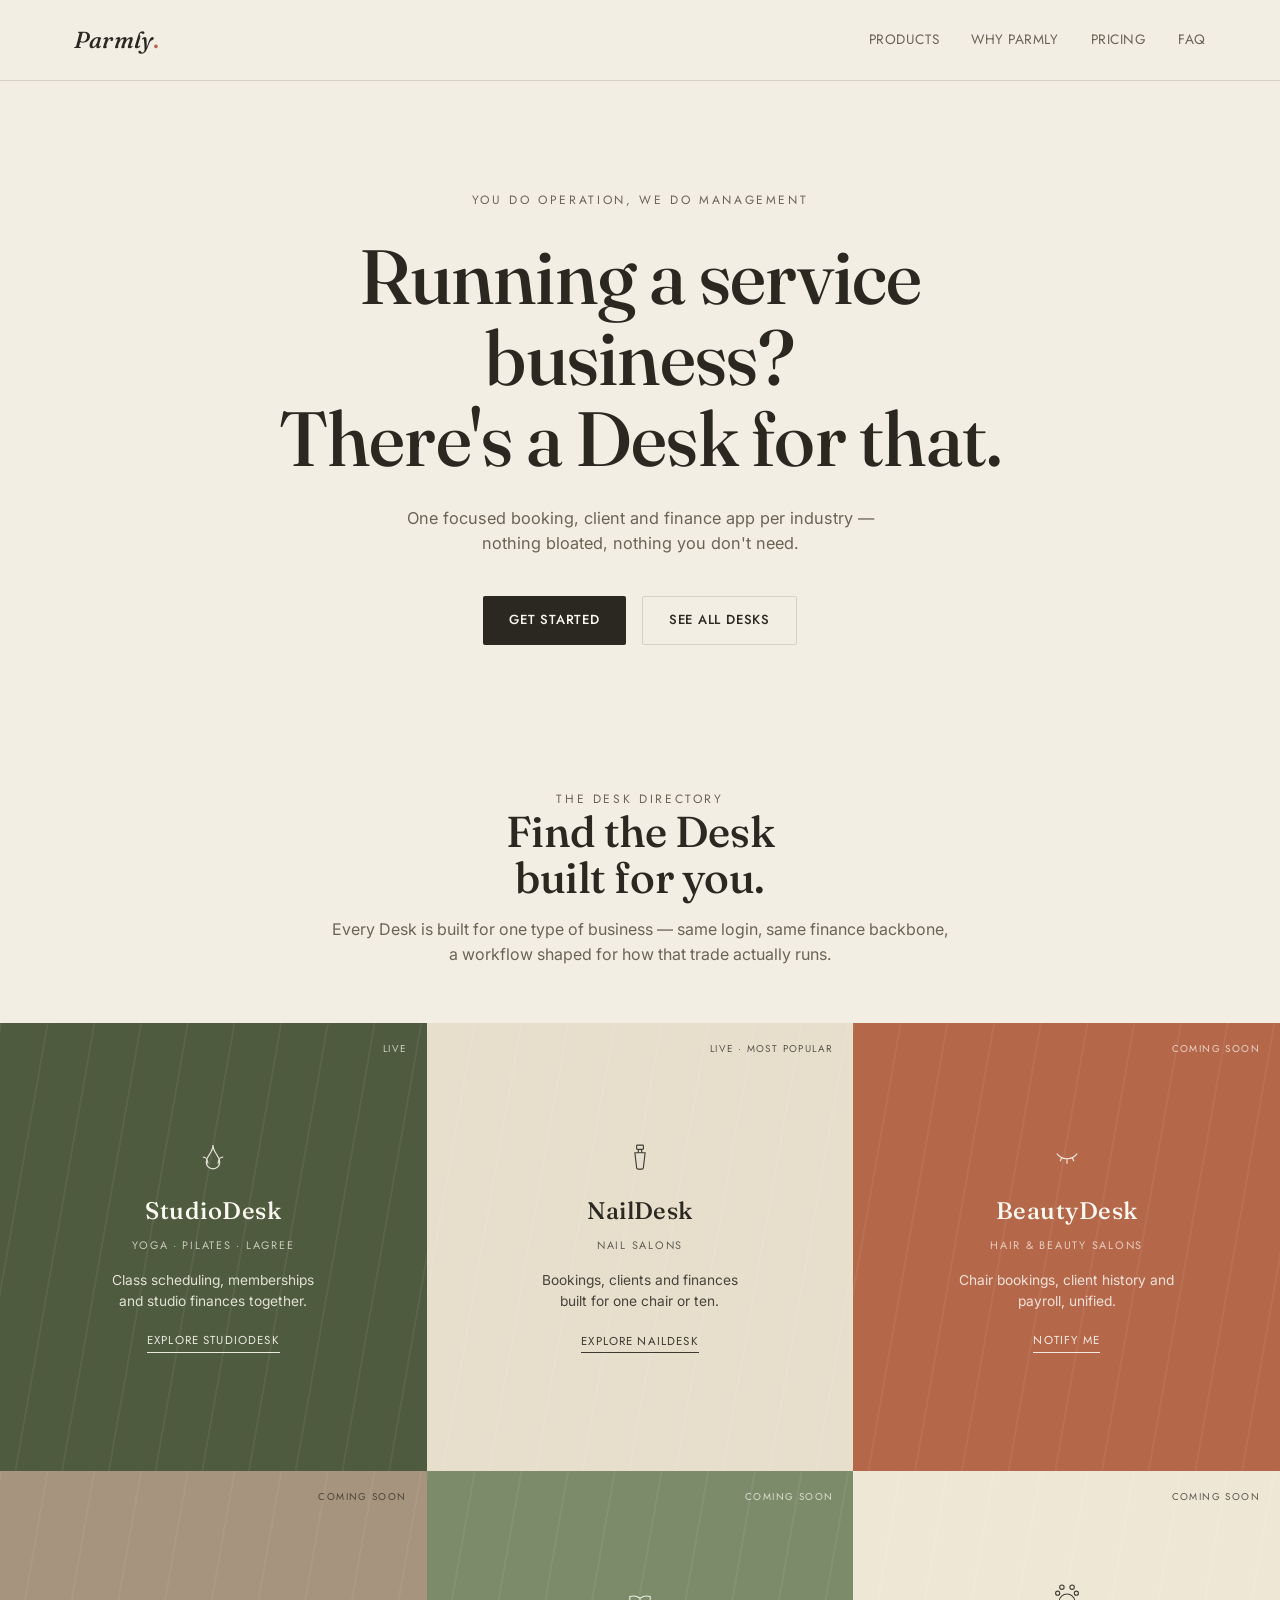
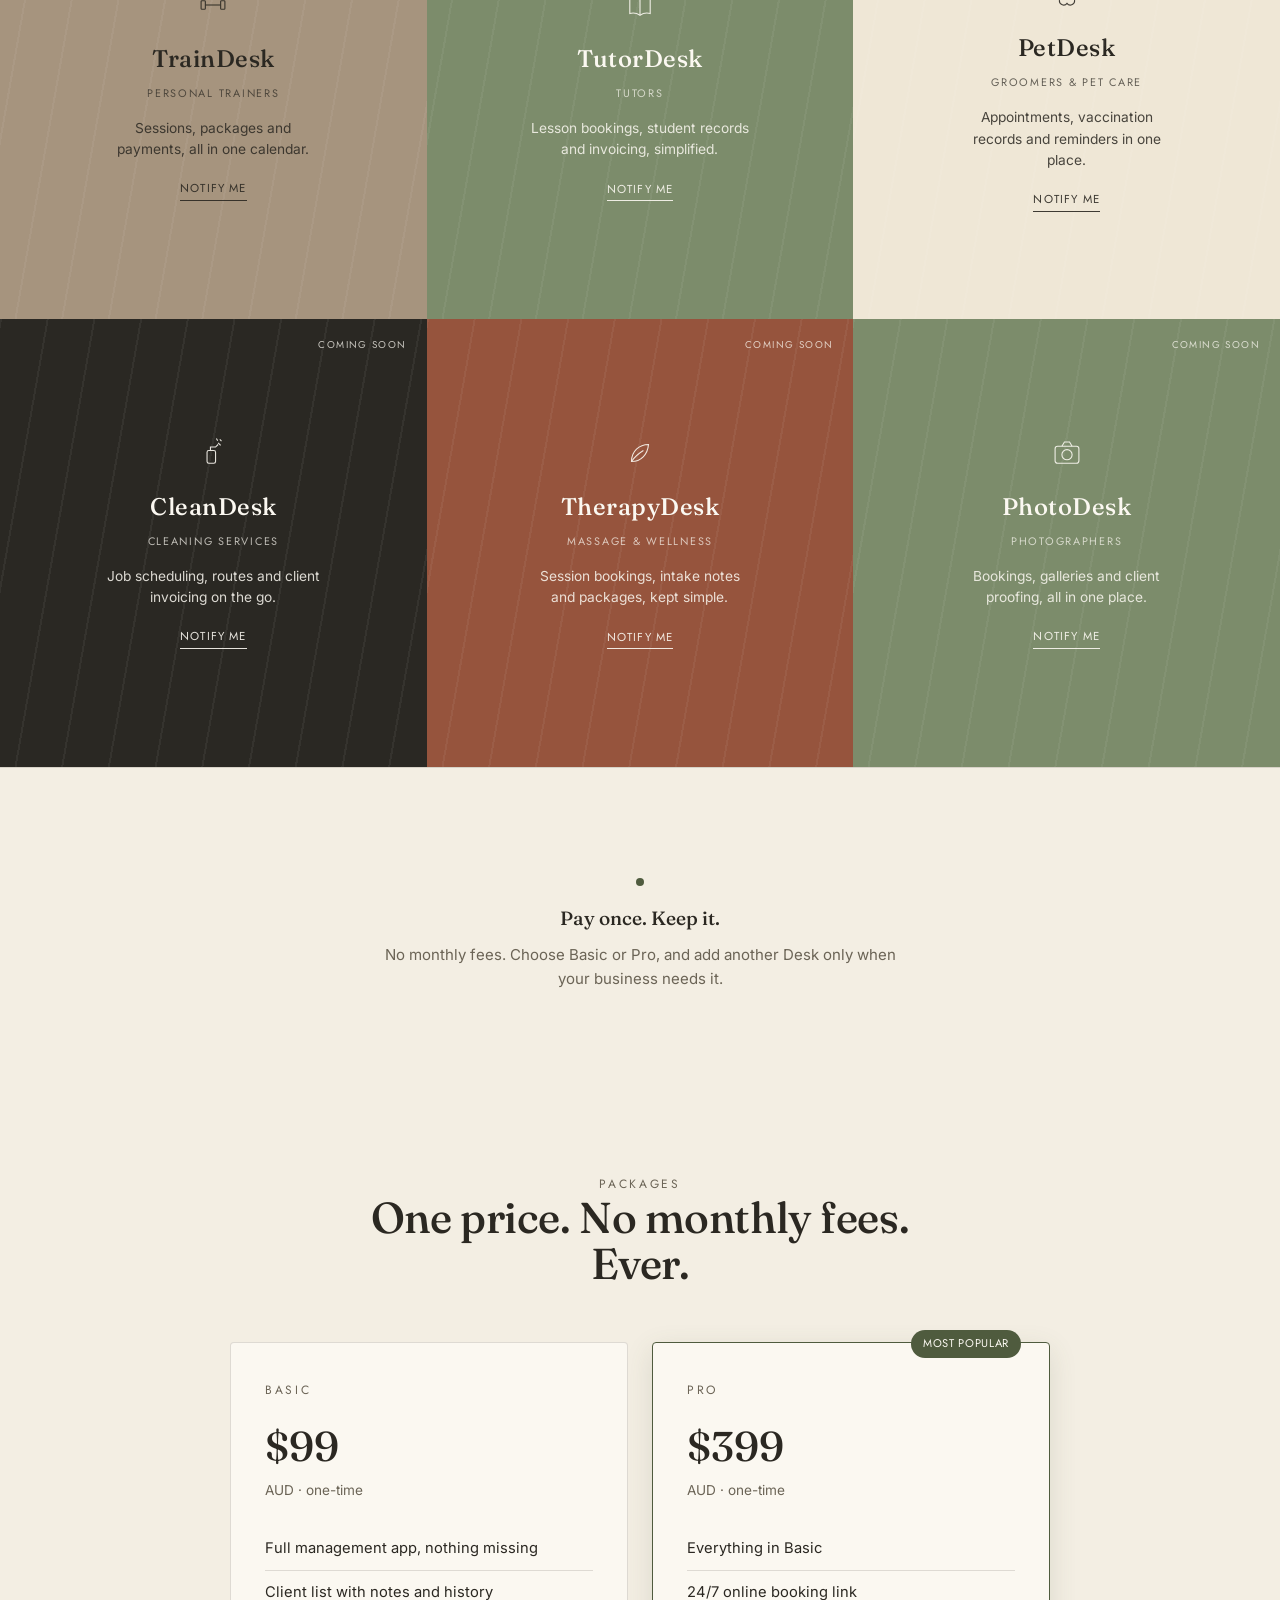
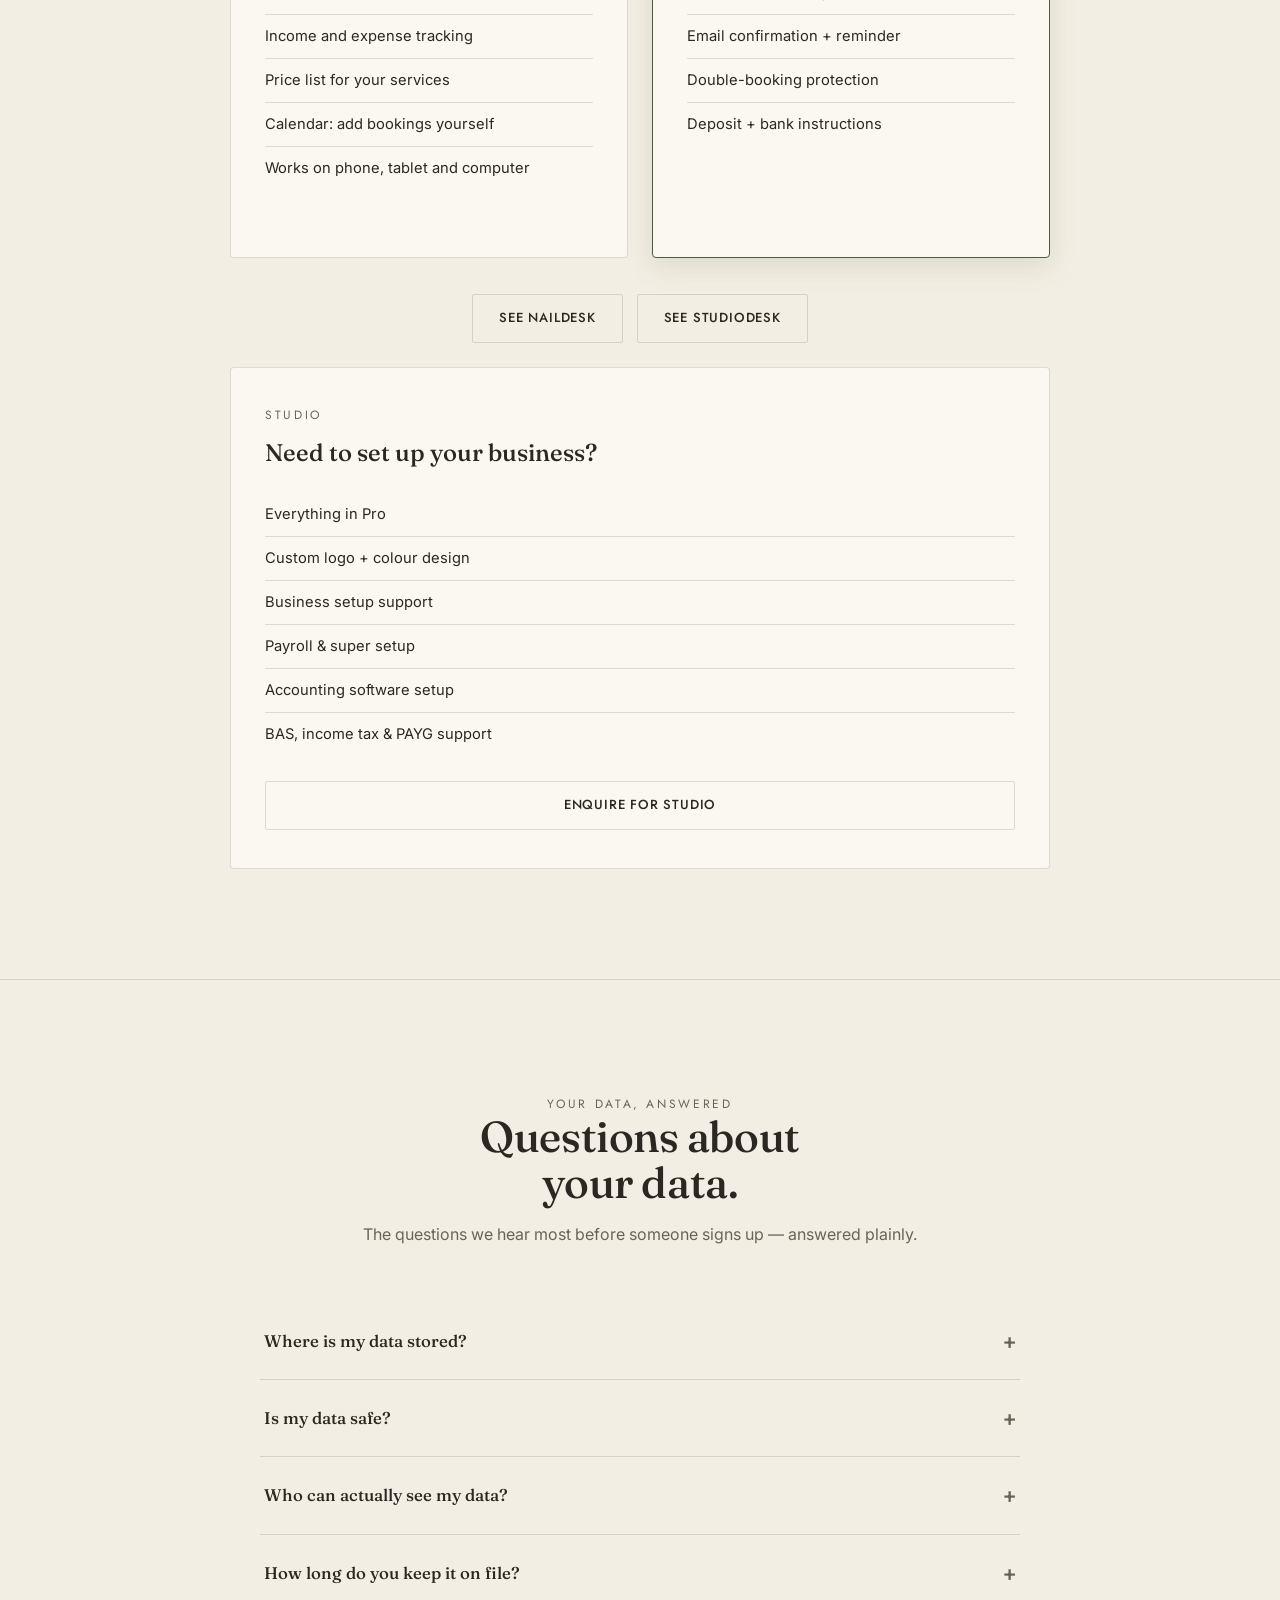
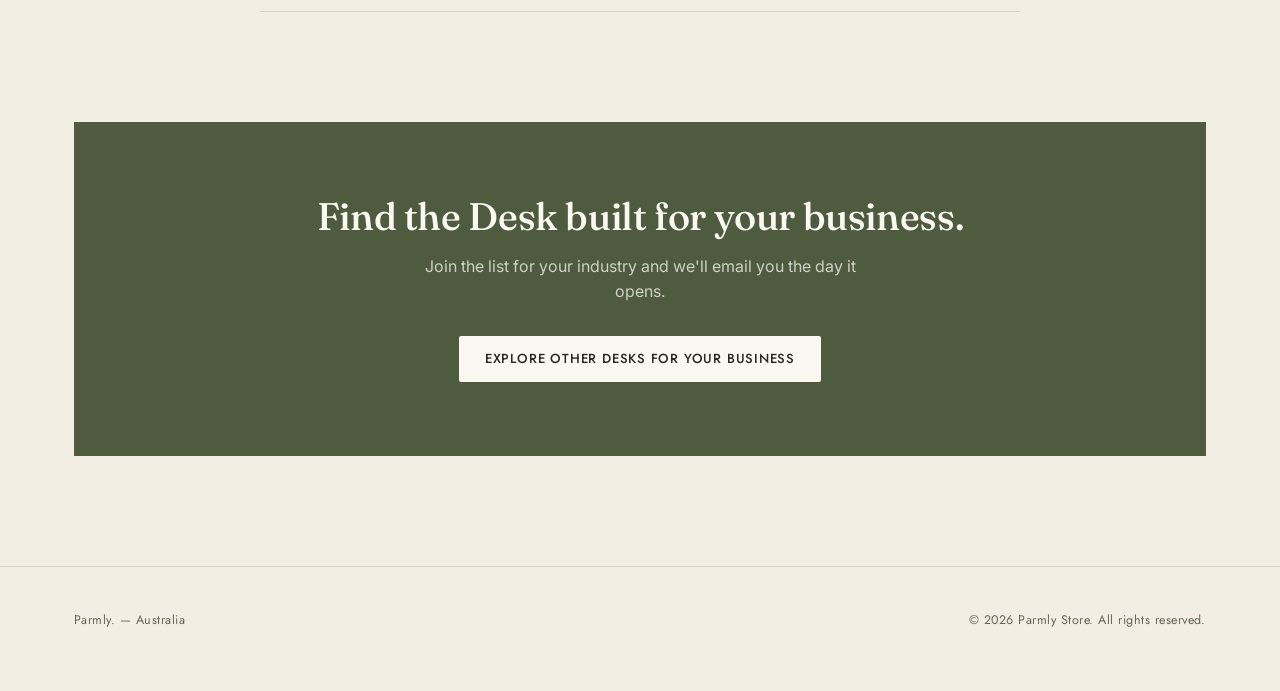
<file: index.html>
<!DOCTYPE html>
<html lang="en">
<head>
<meta charset="UTF-8">
<meta name="viewport" content="width=device-width, initial-scale=1.0">
<title>Parmly — Software built for one industry at a time</title>
<link rel="preconnect" href="https://fonts.googleapis.com">
<link rel="preconnect" href="https://fonts.gstatic.com" crossorigin>
<link href="https://fonts.googleapis.com/css2?family=Fraunces:ital,opsz,wght@0,9..144,400;0,9..144,500;0,9..144,600;1,9..144,500&family=Jost:wght@400;500;600&family=Inter:wght@400;500;600&display=swap" rel="stylesheet">
<style>
:root{
--paper: #F3EEE3;
--paper-raised: #FBF8F1;
--ink: #2B2822;
--ink-soft: #6B6456;
--line: rgba(43,40,34,0.14);

--moss: #4F5B3E;
--cream: #E7DFCC;
--terracotta:#B5674A;
--taupe: #A6947E;
--sage: #7C8C6B;
--cream2: #EFE7D6;
--charcoal: #2A2823;
--clay: #96543D;
}

*{box-sizing:border-box; margin:0; padding:0;}
html{scroll-behavior:smooth;}
section[id]{scroll-margin-top:32px;}
body{
background:var(--paper);
color:var(--ink);
font-family:'Inter', sans-serif;
-webkit-font-smoothing:antialiased;
line-height:1.55;
}
img,svg{max-width:100%; display:block;}
a{color:inherit;}

.eyebrow{
font-family:'Jost', sans-serif;
font-size:0.75rem;
letter-spacing:0.22em;
text-transform:uppercase;
color:var(--ink-soft);
}
h1,h2{
font-family:'Fraunces', serif;
font-weight:500;
letter-spacing:-0.01em;
line-height:1.06;
}
h1 em, h2 em{font-style:italic; font-weight:500;}

.wrap{max-width:1180px; margin:0 auto; padding:0 24px;}

/* ---------- Header ---------- */
header{
position:sticky; top:0; z-index:50;
background:rgba(243,238,227,0.86);
backdrop-filter:blur(10px);
border-bottom:1px solid var(--line);
}
.nav{
display:flex; align-items:center; justify-content:space-between;
padding:22px 24px;
max-width:1180px; margin:0 auto;
}
.logo{
font-family:'Fraunces', serif;
font-style:italic;
font-weight:500;
font-size:1.45rem;
letter-spacing:0.01em;
}
.logo .dot{color:var(--terracotta); font-style:normal;}
.nav-links{
display:flex; gap:32px; align-items:center;
font-family:'Jost', sans-serif;
font-size:0.85rem;
letter-spacing:0.04em;
text-transform:uppercase;
}
.nav-links a{text-decoration:none; color:var(--ink-soft); transition:color .15s;}
.nav-links a:hover{color:var(--ink);}
.btn{
font-family:'Jost', sans-serif;
font-weight:500;
font-size:0.82rem;
letter-spacing:0.06em;
text-transform:uppercase;
border:none;
border-radius:2px;
padding:13px 26px;
cursor:pointer;
text-decoration:none;
display:inline-flex;
align-items:center;
justify-content:center;
transition:transform .15s ease, background .15s ease, color .15s ease;
}
.btn:hover{transform:translateY(-1px);}
.btn-solid{background:var(--ink); color:var(--paper-raised);}
.btn-outline{background:transparent; color:var(--ink); border:1px solid var(--line);}

@media (max-width:720px){ .nav-links{display:none;} }

/* ---------- Hero ---------- */
.hero{padding:110px 0 70px; text-align:center;}
.hero .eyebrow{display:block; margin-bottom:26px;}
.hero h1{
font-size:clamp(2.5rem, 6.4vw, 4.8rem);
max-width:860px;
margin:0 auto 26px;
}
.hero p{
max-width:500px;
margin:0 auto 40px;
color:var(--ink-soft);
font-size:1.02rem;
}
.hero-ctas{display:flex; gap:16px; justify-content:center; flex-wrap:wrap;}

/* ---------- Directory: flush mosaic ---------- */
.directory{padding:70px 0 0;}
.section-head{max-width:620px; margin:0 auto 56px; text-align:center;}
.section-head .eyebrow{margin-bottom:16px;}
.section-head h2{font-size:clamp(1.9rem, 3.8vw, 2.7rem); margin-bottom:16px;}
.section-head p{color:var(--ink-soft); font-size:1rem;}

.mosaic{
display:grid;
grid-template-columns:repeat(3, 1fr);
}
@media (max-width:860px){ .mosaic{grid-template-columns:repeat(2,1fr);} }
@media (max-width:520px){ .mosaic{grid-template-columns:1fr;} }

.tile{
position:relative;
aspect-ratio:1 / 1.05;
display:flex;
flex-direction:column;
align-items:center;
justify-content:center;
text-align:center;
padding:30px 22px;
overflow:hidden;
opacity:0;
transform:translateY(16px);
transition:opacity .6s ease, transform .6s ease;
}
.tile.show{opacity:1; transform:translateY(0);}

/* soft dappled light overlay */
.tile::before{
content:"";
position:absolute; inset:0;
background:repeating-linear-gradient(
100deg,
rgba(255,255,255,0.05) 0px,
rgba(255,255,255,0.05) 2px,
transparent 2px,
transparent 46px
);
pointer-events:none;
}

.tile .status{
position:absolute;
top:18px; right:20px;
font-family:'Jost', sans-serif;
font-size:0.62rem;
letter-spacing:0.14em;
text-transform:uppercase;
opacity:0.75;
}

.tile .icon{
width:34px; height:34px;
margin-bottom:18px;
opacity:0.9;
}
.tile .name{
font-family:'Fraunces', serif;
font-weight:500;
font-size:1.5rem;
letter-spacing:0.02em;
margin-bottom:8px;
}
.tile .vertical{
font-family:'Jost', sans-serif;
font-size:0.68rem;
letter-spacing:0.16em;
text-transform:uppercase;
opacity:0.7;
margin-bottom:16px;
}
.tile .copy{
font-size:0.86rem;
max-width:220px;
opacity:0.85;
margin-bottom:20px;
}
.tile .tile-cta{
font-family:'Jost', sans-serif;
font-size:0.72rem;
letter-spacing:0.1em;
text-transform:uppercase;
text-decoration:none;
border-bottom:1px solid currentColor;
padding-bottom:2px;
opacity:0.9;
transition:opacity .15s ease;
}
.tile .tile-cta:hover{opacity:1;}

.tile.on-light{background:var(--cream); color:var(--ink);}
.tile.on-light2{background:var(--cream2); color:var(--ink);}
.tile.on-dark{background:var(--moss); color:var(--paper-raised);}
.tile.on-terra{background:var(--terracotta); color:var(--paper-raised);}
.tile.on-taupe{background:var(--taupe); color:var(--ink);}
.tile.on-sage{background:var(--sage); color:var(--paper-raised);}
.tile.on-charcoal{background:var(--charcoal); color:var(--paper-raised);}
.tile.on-clay{background:var(--clay); color:var(--paper-raised);}

/* ---------- Features ---------- */
.features{padding:110px 0; border-top:1px solid var(--line); margin-top:0;}
.feat-grid{display:grid; grid-template-columns:repeat(3,1fr); gap:44px;}
@media (max-width:820px){ .feat-grid{grid-template-columns:1fr;} }
.feat-single{grid-template-columns:1fr; max-width:520px; margin:0 auto; text-align:center;}
.feat-single .feat-dot{margin-left:auto; margin-right:auto;}
.feat-dot{width:8px; height:8px; border-radius:50%; margin-bottom:18px;}
.feat h3{font-family:'Fraunces', serif; font-weight:500; font-size:1.2rem; margin-bottom:10px;}
.feat p{color:var(--ink-soft); font-size:0.94rem;}

/* ---------- Pricing / Full-service ---------- */
.plans{
display:grid; grid-template-columns:repeat(3,1fr); gap:24px;
max-width:1180px; margin:0 auto;
}
@media (max-width:980px){ .plans{grid-template-columns:1fr 1fr;} }
@media (max-width:720px){ .plans{grid-template-columns:1fr;} }
.plan-card{
position:relative;
background:var(--paper-raised);
border:1px solid var(--line);
border-radius:4px;
padding:38px 34px;
}
.plan-featured{border:1px solid var(--moss); box-shadow:0 8px 28px rgba(79,91,62,0.14);}
.plan-badge{
position:absolute; top:-13px; right:28px;
background:var(--moss); color:var(--paper-raised);
font-family:'Jost', sans-serif; font-size:0.7rem; letter-spacing:0.06em; text-transform:uppercase;
padding:5px 12px; border-radius:20px;
}
.plan-price{font-family:'Fraunces', serif; font-weight:500; font-size:2.6rem; margin:14px 0 2px;}
.plan-note{color:var(--ink-soft); font-size:0.85rem; margin-bottom:26px;}
.plan-features{list-style:none; margin-bottom:30px;}
.plan-features li{
padding:10px 0; border-top:1px solid var(--line);
font-size:0.92rem;
}
.plan-features li:first-child{border-top:none;}
.plan-card .btn{width:100%;}
.pricing{padding:70px 0 110px;}
.plans.plans-two{grid-template-columns:repeat(2,1fr); max-width:820px;}
@media (max-width:720px){ .plans.plans-two{grid-template-columns:1fr;} }
.plan-name{font-family:'Jost', sans-serif; font-size:0.75rem; letter-spacing:0.22em; text-transform:uppercase; color:var(--ink-soft);}
.setup-card{max-width:820px; margin:24px auto 0;}
.setup-card h3{font-family:'Fraunces', serif; font-weight:500; font-size:1.5rem; margin:10px 0 22px;}
.setup-card .plan-features{margin-bottom:26px;}
.plan-ctas{display:flex;flex-direction:column;gap:10px;margin-top:8px;}
.plan-demo-link{display:block;text-align:center;font-family:'Jost',sans-serif;font-size:0.78rem;letter-spacing:0.04em;color:var(--ink-soft);text-decoration:underline;text-underline-offset:3px;padding:4px 0;}
.plan-demo-link:hover{color:var(--moss);}

/* ---------- FAQ ---------- */
.faq{padding:110px 0; border-top:1px solid var(--line);}
.faq-list{max-width:760px; margin:0 auto;}
.faq-item{border-bottom:1px solid var(--line);}
.faq-item summary{
list-style:none; cursor:pointer;
display:flex; align-items:center; justify-content:space-between; gap:20px;
padding:22px 4px;
font-family:'Fraunces', serif; font-weight:500; font-size:1.05rem;
}
.faq-item summary::-webkit-details-marker{display:none;}
.faq-item summary::after{
content:"+"; font-family:'Jost',sans-serif; font-size:1.3rem; color:var(--ink-soft); flex-shrink:0;
}
.faq-item[open] summary::after{content:"–";}
.faq-item p{
color:var(--ink-soft); font-size:0.92rem; padding:0 4px 22px; max-width:640px;
}

/* ---------- CTA band ---------- */
.cta-band{
background:var(--moss);
color:var(--paper-raised);
margin:0 24px 110px;
padding:74px 40px;
text-align:center;
max-width:1132px;
margin-left:auto; margin-right:auto;
}
.cta-band h2{color:var(--paper-raised); font-size:clamp(1.8rem,3.6vw,2.4rem); margin-bottom:18px;}
.cta-band p{color:rgba(251,248,241,0.75); max-width:460px; margin:0 auto 32px;}
.cta-band .btn-solid{background:var(--paper-raised); color:var(--ink);}

footer{border-top:1px solid var(--line); padding:44px 0 60px;}
.foot-row{
display:flex; justify-content:space-between; align-items:center;
flex-wrap:wrap; gap:14px;
font-family:'Jost', sans-serif;
font-size:0.78rem;
letter-spacing:0.04em;
color:var(--ink-soft);
}

/* ---------- Notify modal ---------- */
.modal-overlay{position:fixed;inset:0;background:rgba(43,40,34,0.55);display:none;align-items:center;justify-content:center;padding:20px;z-index:999;}
.modal-overlay.open{display:flex;}
.modal-card{background:var(--paper-raised);border-radius:4px;padding:34px;max-width:380px;width:100%;position:relative;}
.modal-close{position:absolute;top:14px;right:14px;background:none;border:none;font-size:22px;cursor:pointer;color:var(--ink-soft);line-height:1;}
.modal-card h3{font-family:'Fraunces',serif;font-weight:500;margin:8px 0 6px;font-size:1.3rem;}
.modal-sub{font-size:0.85rem;color:var(--ink-soft);margin-bottom:20px;}
.modal-card form{display:flex;flex-direction:column;gap:11px;}
.modal-card input{font-size:0.85rem;padding:11px 13px;border-radius:3px;border:1px solid var(--line);font-family:inherit;background:var(--paper);color:var(--ink);}
.modal-card .btn{margin-top:8px;width:100%;}
.modal-thanks{font-size:0.9rem;color:var(--moss);font-weight:500;}
</style>
</head>
<body>

<header>
<div class="nav">
<div class="logo">Parmly<span class="dot">.</span></div>
<div class="nav-links">
<a href="#directory">Products</a>
<a href="#features">Why Parmly</a>
<a href="#pricing">Pricing</a>
<a href="#faq">FAQ</a>
</div>
</div>
</header>

<section class="hero">
<div class="wrap">
<span class="eyebrow">You do operation, we do management</span>
<h1>Running a service business?<br>There's a Desk for that.</h1>
<p>One focused booking, client and finance app per industry — nothing bloated, nothing you don't need.</p>
<div class="hero-ctas">
<a href="#directory" class="btn btn-solid">Get started</a>
<a href="#directory" class="btn btn-outline">See all Desks</a>
</div>
</div>
</section>

<section class="directory" id="directory">
<div class="wrap">
<div class="section-head">
<span class="eyebrow">The desk directory</span>
<h2>Find the Desk<br>built for you.</h2>
<p>Every Desk is built for one type of business — same login, same finance backbone, a workflow shaped for how that trade actually runs.</p>
</div>
</div>

<div class="mosaic" id="mosaic"></div>
</section>

<section class="features" id="features">
<div class="wrap">
<div class="feat-grid feat-single">
<div class="feat">
<div class="feat-dot" style="background:var(--moss)"></div>
<h3>Pay once. Keep it.</h3>
<p>No monthly fees. Choose Basic or Pro, and add another Desk only when your business needs it.</p>
</div>
</div>
</div>
</section>

<section class="pricing" id="pricing">
<div class="wrap">
<div class="section-head">
<span class="eyebrow">Packages</span>
<h2>One price. No monthly fees. Ever.</h2>
</div>
<div class="plans plans-two">
<div class="plan-card">
<div class="plan-name">Basic</div>
<div class="plan-price">$99</div>
<div class="plan-note">AUD · one-time</div>
<ul class="plan-features">
<li>Full management app, nothing missing</li>
<li>Client list with notes and history</li>
<li>Income and expense tracking</li>
<li>Price list for your services</li>
<li>Calendar: add bookings yourself</li>
<li>Works on phone, tablet and computer</li>
</ul>
</div>
<div class="plan-card plan-featured">
<span class="plan-badge">Most popular</span>
<div class="plan-name">Pro</div>
<div class="plan-price">$399</div>
<div class="plan-note">AUD · one-time</div>
<ul class="plan-features">
<li>Everything in Basic</li>
<li>24/7 online booking link</li>
<li>Email confirmation + reminder</li>
<li>Double-booking protection</li>
<li>Deposit + bank instructions</li>
</ul>
</div>
</div>
<div style="display:flex;gap:14px;justify-content:center;flex-wrap:wrap;margin:36px 0 8px;">
<a class="btn btn-outline" href="https://naildesk.shop">See NailDesk</a>
<a class="btn btn-outline" href="https://studiodesk.store">See StudioDesk</a>
</div>
<div class="plan-card setup-card">
<div class="plan-name">Studio</div>
<h3>Need to set up your business?</h3>
<ul class="plan-features">
<li>Everything in Pro</li>
<li>Custom logo + colour design</li>
<li>Business setup support</li>
<li>Payroll &amp; super setup</li>
<li>Accounting software setup</li>
<li>BAS, income tax &amp; PAYG support</li>
</ul>
<a class="btn btn-outline" href="mailto:account@ollieconsult.com?subject=StudioDesk%20Studio%20Enquiry">Enquire for Studio</a>
</div>
</div>
</section>

<section class="faq" id="faq">
<div class="wrap">
<div class="section-head">
<span class="eyebrow">Your data, answered</span>
<h2>Questions about<br>your data.</h2>
<p>The questions we hear most before someone signs up — answered plainly.</p>
</div>
<div class="faq-list">
<details class="faq-item">
<summary>Where is my data stored?</summary>
<p>In a managed Postgres database hosted in Sydney, Australia. The app itself is served from a global network for speed, but every client record, booking, and financial entry you create lives in that Sydney-region database.</p>
</details>
<details class="faq-item">
<summary>Is my data safe?</summary>
<p>Yes. All traffic between your device and our servers is encrypted (HTTPS/TLS), and data is encrypted at rest. Each business's data is isolated from every other business on the platform — there's no shared access between accounts.</p>
</details>
<details class="faq-item">
<summary>Who can actually see my data?</summary>
<p>Only you and anyone you invite into your account. We don't sell or share your business data with third parties, and our team doesn't look at your data unless you contact us for support and ask us to.</p>
</details>
<details class="faq-item">
<summary>How long do you keep it on file?</summary>
<p>For as long as your account stays active. If you ever cancel, we hold your data for a short window in case you want to export it or come back — after that it's permanently deleted from our systems.</p>
</details>
</div>
</div>
</section>

<div class="cta-band">
<h2>Find the Desk built for your business.</h2>
<p>Join the list for your industry and we'll email you the day it opens.</p>
<a href="mailto:account@ollieconsult.com" class="btn btn-solid">Explore other Desks for your business</a>
</div>

<footer>
<div class="wrap foot-row">
<div>Parmly. — Australia</div>
<div>© 2026 Parmly Store. All rights reserved.</div>
</div>
</footer>

<div class="modal-overlay" id="notifyOverlay">
<div class="modal-card">
<button class="modal-close" onclick="closeNotify()" aria-label="Close">&times;</button>
<span class="eyebrow">Coming soon</span>
<h3 id="notifyTitle">Notify me</h3>
<p class="modal-sub">Leave your details and we'll email you the day this Desk opens.</p>
<form id="notifyForm" onsubmit="submitNotify(event)">
<input type="text" id="notifyName" placeholder="Full name" required>
<input type="email" id="notifyEmail" placeholder="Email address" required>
<input type="tel" id="notifyPhone" placeholder="Contact number" required>
<input type="text" id="notifyBusiness" placeholder="Business name (optional)">
<button type="submit" id="notifySubmitBtn" class="btn btn-solid">Notify me</button>
</form>
<p class="modal-thanks" id="notifyThanks" style="display:none;">Thanks — we'll be in touch!</p>
</div>
</div>

<script>
// minimal thin-line icons, single stroke, matching the editorial reference style
const icons = {
lotus: `<svg viewBox="0 0 40 40" fill="none" stroke="currentColor" stroke-width="1.3"><path d="M20 6c0 10-8 12-8 20a8 8 0 0016 0c0-8-8-10-8-20z"/><path d="M8 20c4 0 6 4 6 8M32 20c-4 0-6 4-6 8"/></svg>`,
polish: `<svg viewBox="0 0 40 40" fill="none" stroke="currentColor" stroke-width="1.3"><rect x="16" y="6" width="8" height="5" rx="1"/><path d="M18 11v4M22 11v4"/><path d="M14 15h12l-2 17.5a2 2 0 01-2 1.8h-4a2 2 0 01-2-1.8L14 15z"/></svg>`,
scissors: `<svg viewBox="0 0 40 40" fill="none" stroke="currentColor" stroke-width="1.3"><path d="M8 16c6 8 18 8 24 0"/><path d="M14 20l-2 5"/><path d="M20 22v6"/><path d="M26 20l2 5"/></svg>`,
dumbbell: `<svg viewBox="0 0 40 40" fill="none" stroke="currentColor" stroke-width="1.3"><rect x="6" y="15" width="5" height="10" rx="1"/><rect x="29" y="15" width="5" height="10" rx="1"/><path d="M11 20h18"/></svg>`,
book: `<svg viewBox="0 0 40 40" fill="none" stroke="currentColor" stroke-width="1.3"><path d="M20 12c-3-2-8-3-12-2v20c4-1 9 0 12 2 3-2 8-3 12-2V10c-4-1-9 0-12 2z"/><path d="M20 12v20"/></svg>`,
paw: `<svg viewBox="0 0 40 40" fill="none" stroke="currentColor" stroke-width="1.3"><circle cx="14" cy="12" r="2.6"/><circle cx="26" cy="12" r="2.6"/><circle cx="9" cy="19" r="2.4"/><circle cx="31" cy="19" r="2.4"/><path d="M20 20c-5 0-9 4-9 8a5 5 0 009 3 5 5 0 009-3c0-4-4-8-9-8z"/></svg>`,
spray: `<svg viewBox="0 0 40 40" fill="none" stroke="currentColor" stroke-width="1.3"><rect x="13" y="17" width="10" height="15" rx="2"/><path d="M17 17v-4h6l3-3M26 8l3 3M28 4l2 2M24 3l1.5 2.5"/></svg>`,
leaf: `<svg viewBox="0 0 40 40" fill="none" stroke="currentColor" stroke-width="1.3"><path d="M10 30c0-12 9-20 20-20-1 12-9 20-20 20z"/><path d="M10 30c4-6 9-10 14-13"/></svg>`,
camera: `<svg viewBox="0 0 40 40" fill="none" stroke="currentColor" stroke-width="1.3"><rect x="6" y="12" width="28" height="20" rx="3"/><path d="M14 12l3-5h6l3 5"/><circle cx="20" cy="22" r="6"/></svg>`,
};

const desks = [
{name:"StudioDesk", vertical:"Yoga · Pilates · Lagree", copy:"Class scheduling, memberships and studio finances together.", cls:"on-dark", icon:"lotus", status:"Live", cta:"Explore StudioDesk", link:"https://studiodesk.store"},
{name:"NailDesk", vertical:"Nail salons", copy:"Bookings, clients and finances built for one chair or ten.", cls:"on-light", icon:"polish", status:"Live · Most popular", cta:"Explore NailDesk", link:"https://naildesk.shop"},
{name:"BeautyDesk", vertical:"Hair & beauty salons", copy:"Chair bookings, client history and payroll, unified.", cls:"on-terra", icon:"scissors", status:"Coming soon", cta:"Notify me"},
{name:"TrainDesk", vertical:"Personal trainers", copy:"Sessions, packages and payments, all in one calendar.", cls:"on-taupe", icon:"dumbbell", status:"Coming soon", cta:"Notify me"},
{name:"TutorDesk", vertical:"Tutors", copy:"Lesson bookings, student records and invoicing, simplified.", cls:"on-sage", icon:"book", status:"Coming soon", cta:"Notify me"},
{name:"PetDesk", vertical:"Groomers & pet care", copy:"Appointments, vaccination records and reminders in one place.", cls:"on-light2", icon:"paw", status:"Coming soon", cta:"Notify me"},
{name:"CleanDesk", vertical:"Cleaning services", copy:"Job scheduling, routes and client invoicing on the go.", cls:"on-charcoal", icon:"spray", status:"Coming soon", cta:"Notify me"},
{name:"TherapyDesk", vertical:"Massage & wellness", copy:"Session bookings, intake notes and packages, kept simple.", cls:"on-clay", icon:"leaf", status:"Coming soon", cta:"Notify me"},
{name:"PhotoDesk", vertical:"Photographers", copy:"Bookings, galleries and client proofing, all in one place.", cls:"on-sage", icon:"camera", status:"Coming soon", cta:"Notify me"},
];

const mosaic = document.getElementById('mosaic');
desks.forEach(d => {
const tile = document.createElement('div');
tile.className = `tile ${d.cls}`;
tile.innerHTML = `
<span class="status">${d.status}</span>
<div class="icon">${icons[d.icon]}</div>
<div class="name">${d.name}</div>
<div class="vertical">${d.vertical}</div>
<p class="copy">${d.copy}</p>
<a href="${d.link || 'javascript:void(0)'}" class="tile-cta" ${d.link ? '' : `onclick="openNotify('${d.name}')"`}>${d.cta}</a>
`;
mosaic.appendChild(tile);
});

let notifyDeskName = '';
function openNotify(name){
notifyDeskName = name;
document.getElementById('notifyTitle').textContent = 'Notify me — ' + name;
document.getElementById('notifyForm').reset();
document.getElementById('notifyForm').style.display = '';
document.getElementById('notifyThanks').style.display = 'none';
document.getElementById('notifyOverlay').classList.add('open');
}
function closeNotify(){
document.getElementById('notifyOverlay').classList.remove('open');
}
async function submitNotify(e){
e.preventDefault();
const btn = document.getElementById('notifySubmitBtn');
btn.disabled = true; btn.textContent = 'Sending...';
const data = {
desk: notifyDeskName,
name: document.getElementById('notifyName').value,
email: document.getElementById('notifyEmail').value,
phone: document.getElementById('notifyPhone').value,
business: document.getElementById('notifyBusiness').value,
};
try {
await fetch('https://formspree.io/f/mljrrlnl', {
method: 'POST',
headers: {'Content-Type':'application/json','Accept':'application/json'},
body: JSON.stringify(data)
});
} catch(err) {}
document.getElementById('notifyForm').style.display = 'none';
document.getElementById('notifyThanks').style.display = '';
btn.disabled = false; btn.textContent = 'Notify me';
}

const tiles = document.querySelectorAll('.tile');
const io = new IntersectionObserver((entries)=>{
entries.forEach((e,i)=>{
if(e.isIntersecting){
setTimeout(()=>e.target.classList.add('show'), i*70);
io.unobserve(e.target);
}
});
}, {threshold:0.15});
tiles.forEach(t=>io.observe(t));
</script>

<script src="//code.tidio.co/ybpkfjwlbxz38mpshf3o4oobe1ramlrw.js" async></script>
</body>
</html>
</file>
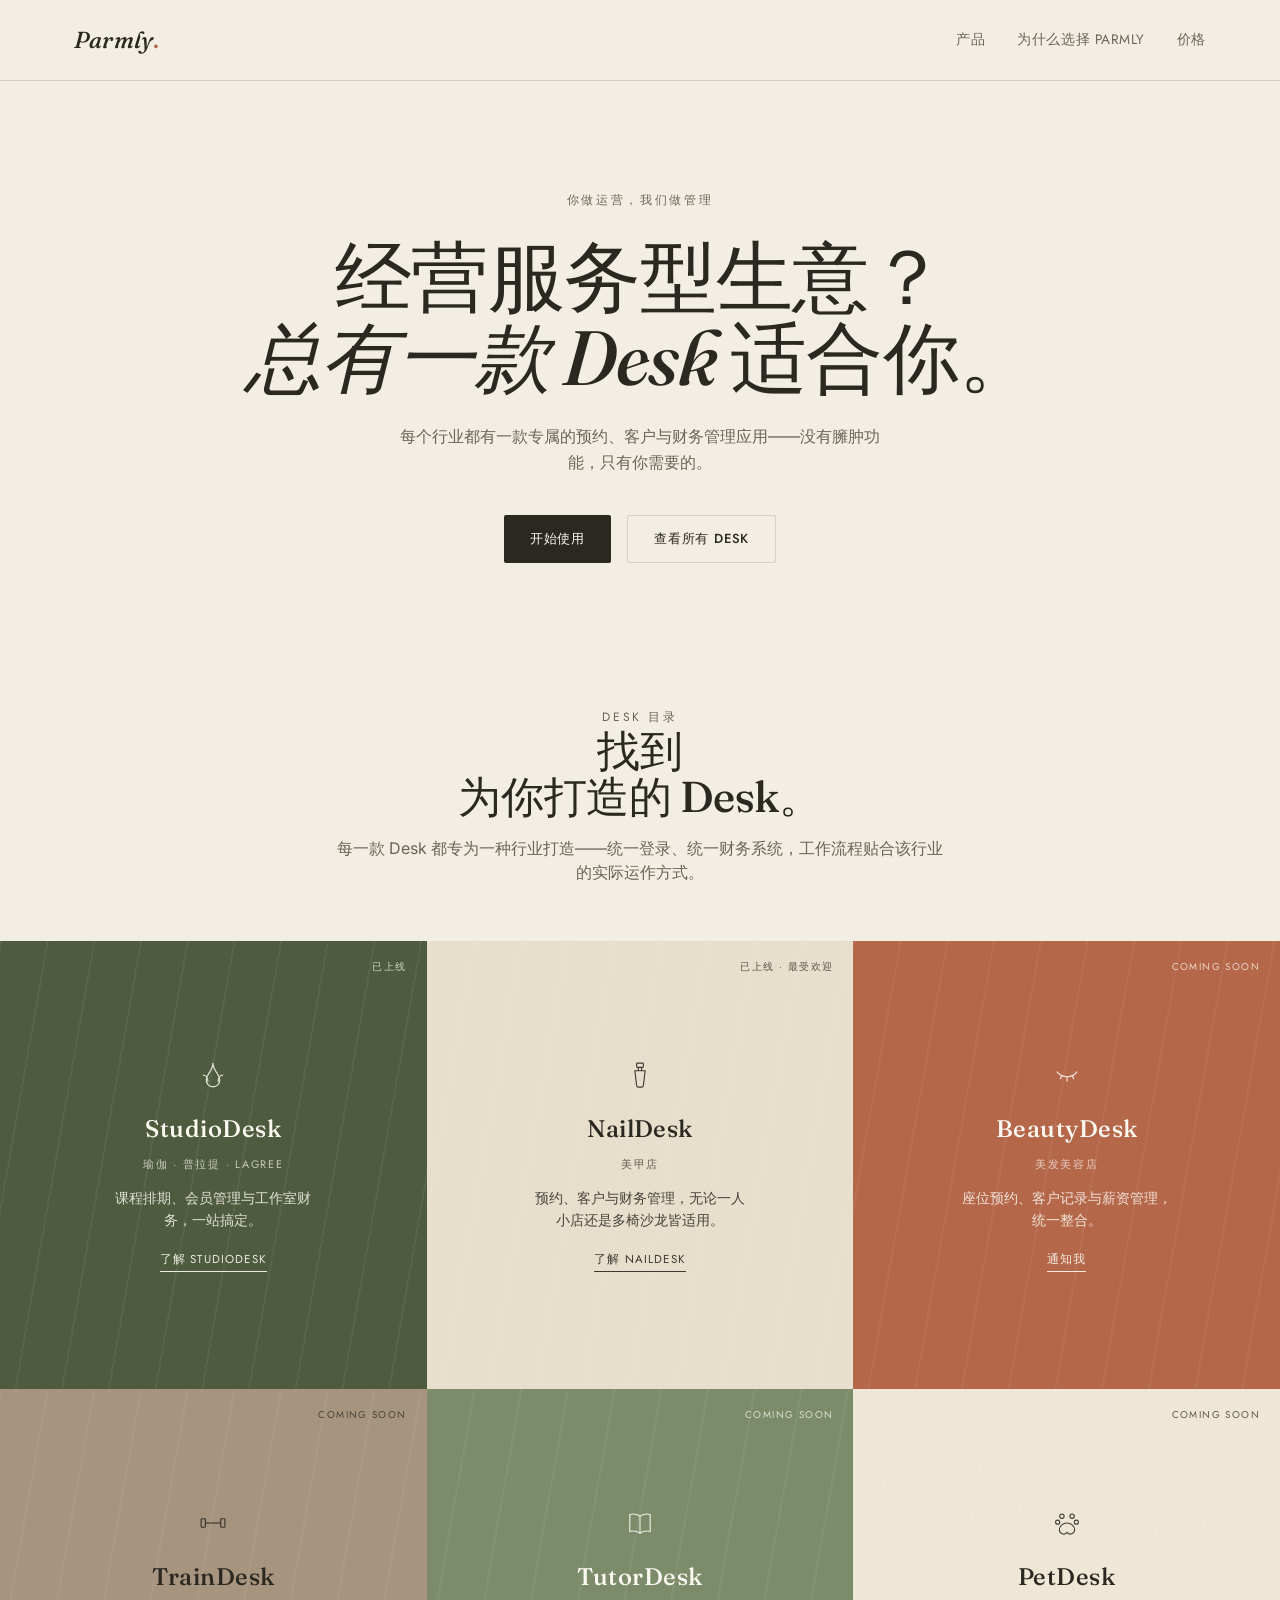
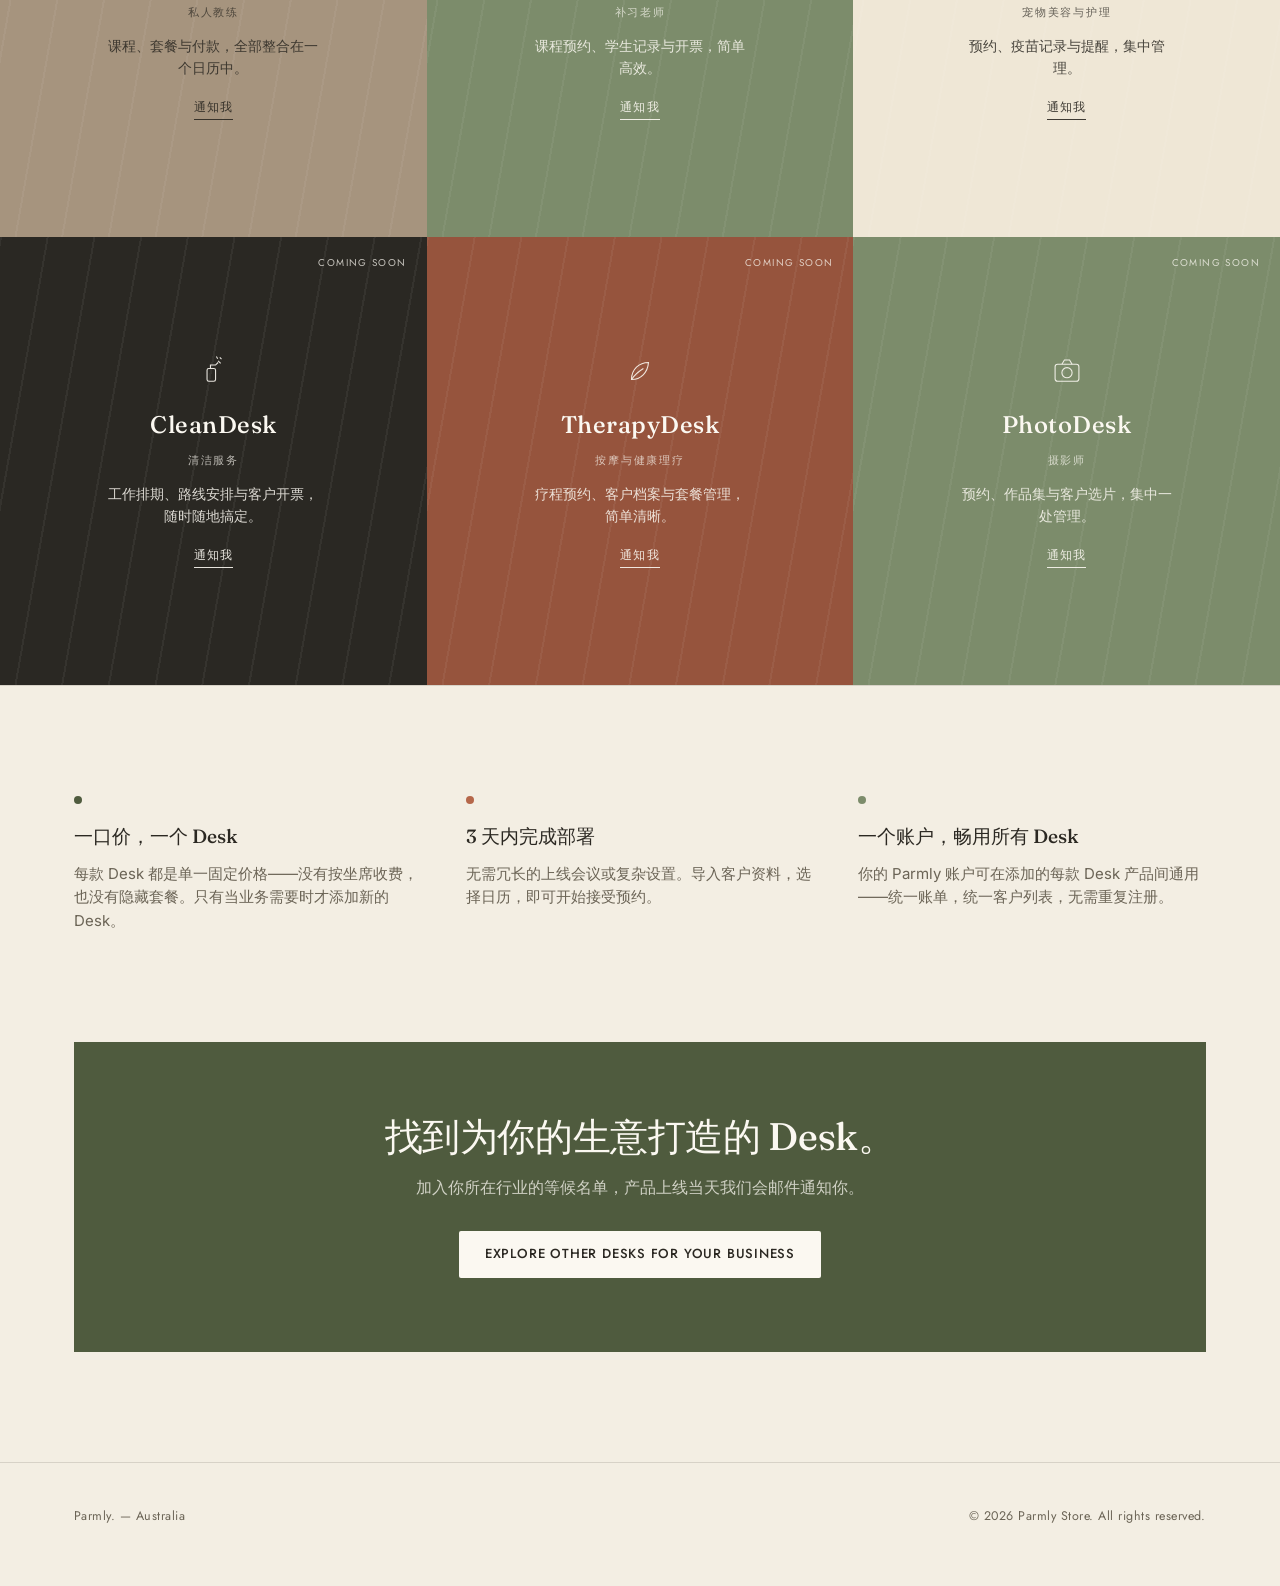
<file: cn/index.html>
<!DOCTYPE html>
<html lang="zh-Hans">
<head>
<meta charset="UTF-8">
<meta name="viewport" content="width=device-width, initial-scale=1.0">
<title>Parmly — Software built for one industry at a time</title>
<link rel="preconnect" href="https://fonts.googleapis.com">
<link rel="preconnect" href="https://fonts.gstatic.com" crossorigin>
<link href="https://fonts.googleapis.com/css2?family=Fraunces:ital,opsz,wght@0,9..144,400;0,9..144,500;0,9..144,600;1,9..144,500&family=Jost:wght@400;500;600&family=Inter:wght@400;500;600&display=swap" rel="stylesheet">
<style>
  :root{
    --paper: #F3EEE3;
    --paper-raised: #FBF8F1;
    --ink: #2B2822;
    --ink-soft: #6B6456;
    --line: rgba(43,40,34,0.14);

    --moss:      #4F5B3E;
    --cream:     #E7DFCC;
    --terracotta:#B5674A;
    --taupe:     #A6947E;
    --sage:      #7C8C6B;
    --cream2:    #EFE7D6;
    --charcoal:  #2A2823;
    --clay:      #96543D;
  }

  *{box-sizing:border-box; margin:0; padding:0;}
  html{scroll-behavior:smooth;}
  body{
    background:var(--paper);
    color:var(--ink);
    font-family:'Inter', sans-serif;
    -webkit-font-smoothing:antialiased;
    line-height:1.55;
  }
  img,svg{max-width:100%; display:block;}
  a{color:inherit;}

  .eyebrow{
    font-family:'Jost', sans-serif;
    font-size:0.75rem;
    letter-spacing:0.22em;
    text-transform:uppercase;
    color:var(--ink-soft);
  }
  h1,h2{
    font-family:'Fraunces', serif;
    font-weight:500;
    letter-spacing:-0.01em;
    line-height:1.06;
  }
  h1 em, h2 em{font-style:italic; font-weight:500;}

  .wrap{max-width:1180px; margin:0 auto; padding:0 24px;}

  /* ---------- Header ---------- */
  header{
    position:sticky; top:0; z-index:50;
    background:rgba(243,238,227,0.86);
    backdrop-filter:blur(10px);
    border-bottom:1px solid var(--line);
  }
  .nav{
    display:flex; align-items:center; justify-content:space-between;
    padding:22px 24px;
    max-width:1180px; margin:0 auto;
  }
  .logo{
    font-family:'Fraunces', serif;
    font-style:italic;
    font-weight:500;
    font-size:1.45rem;
    letter-spacing:0.01em;
  }
  .logo .dot{color:var(--terracotta); font-style:normal;}
  .nav-links{
    display:flex; gap:32px; align-items:center;
    font-family:'Jost', sans-serif;
    font-size:0.85rem;
    letter-spacing:0.04em;
    text-transform:uppercase;
  }
  .nav-links a{text-decoration:none; color:var(--ink-soft); transition:color .15s;}
  .nav-links a:hover{color:var(--ink);}
  .btn{
    font-family:'Jost', sans-serif;
    font-weight:500;
    font-size:0.82rem;
    letter-spacing:0.06em;
    text-transform:uppercase;
    border:none;
    border-radius:2px;
    padding:13px 26px;
    cursor:pointer;
    text-decoration:none;
    display:inline-flex;
    align-items:center;
    justify-content:center;
    transition:transform .15s ease, background .15s ease, color .15s ease;
  }
  .btn:hover{transform:translateY(-1px);}
  .btn-solid{background:var(--ink); color:var(--paper-raised);}
  .btn-outline{background:transparent; color:var(--ink); border:1px solid var(--line);}

  @media (max-width:720px){ .nav-links{display:none;} }

  /* ---------- Hero ---------- */
  .hero{padding:110px 0 70px; text-align:center;}
  .hero .eyebrow{display:block; margin-bottom:26px;}
  .hero h1{
    font-size:clamp(2.5rem, 6.4vw, 4.8rem);
    max-width:860px;
    margin:0 auto 26px;
  }
  .hero p{
    max-width:500px;
    margin:0 auto 40px;
    color:var(--ink-soft);
    font-size:1.02rem;
  }
  .hero-ctas{display:flex; gap:16px; justify-content:center; flex-wrap:wrap;}

  /* ---------- Directory: flush mosaic ---------- */
  .directory{padding:70px 0 0;}
  .section-head{max-width:620px; margin:0 auto 56px; text-align:center;}
  .section-head .eyebrow{margin-bottom:16px;}
  .section-head h2{font-size:clamp(1.9rem, 3.8vw, 2.7rem); margin-bottom:16px;}
  .section-head p{color:var(--ink-soft); font-size:1rem;}

  .mosaic{
    display:grid;
    grid-template-columns:repeat(3, 1fr);
  }
  @media (max-width:860px){ .mosaic{grid-template-columns:repeat(2,1fr);} }
  @media (max-width:520px){ .mosaic{grid-template-columns:1fr;} }

  .tile{
    position:relative;
    aspect-ratio:1 / 1.05;
    display:flex;
    flex-direction:column;
    align-items:center;
    justify-content:center;
    text-align:center;
    padding:30px 22px;
    overflow:hidden;
    opacity:0;
    transform:translateY(16px);
    transition:opacity .6s ease, transform .6s ease;
  }
  .tile.show{opacity:1; transform:translateY(0);}

  /* soft dappled light overlay */
  .tile::before{
    content:"";
    position:absolute; inset:0;
    background:repeating-linear-gradient(
      100deg,
      rgba(255,255,255,0.05) 0px,
      rgba(255,255,255,0.05) 2px,
      transparent 2px,
      transparent 46px
    );
    pointer-events:none;
  }

  .tile .status{
    position:absolute;
    top:18px; right:20px;
    font-family:'Jost', sans-serif;
    font-size:0.62rem;
    letter-spacing:0.14em;
    text-transform:uppercase;
    opacity:0.75;
  }

  .tile .icon{
    width:34px; height:34px;
    margin-bottom:18px;
    opacity:0.9;
  }
  .tile .name{
    font-family:'Fraunces', serif;
    font-weight:500;
    font-size:1.5rem;
    letter-spacing:0.02em;
    margin-bottom:8px;
  }
  .tile .vertical{
    font-family:'Jost', sans-serif;
    font-size:0.68rem;
    letter-spacing:0.16em;
    text-transform:uppercase;
    opacity:0.7;
    margin-bottom:16px;
  }
  .tile .copy{
    font-size:0.86rem;
    max-width:220px;
    opacity:0.85;
    margin-bottom:20px;
  }
  .tile .tile-cta{
    font-family:'Jost', sans-serif;
    font-size:0.72rem;
    letter-spacing:0.1em;
    text-transform:uppercase;
    text-decoration:none;
    border-bottom:1px solid currentColor;
    padding-bottom:2px;
    opacity:0.9;
    transition:opacity .15s ease;
  }
  .tile .tile-cta:hover{opacity:1;}

  .tile.on-light{background:var(--cream); color:var(--ink);}
  .tile.on-light2{background:var(--cream2); color:var(--ink);}
  .tile.on-dark{background:var(--moss); color:var(--paper-raised);}
  .tile.on-terra{background:var(--terracotta); color:var(--paper-raised);}
  .tile.on-taupe{background:var(--taupe); color:var(--ink);}
  .tile.on-sage{background:var(--sage); color:var(--paper-raised);}
  .tile.on-charcoal{background:var(--charcoal); color:var(--paper-raised);}
  .tile.on-clay{background:var(--clay); color:var(--paper-raised);}

  /* ---------- Features ---------- */
  .features{padding:110px 0; border-top:1px solid var(--line); margin-top:0;}
  .feat-grid{display:grid; grid-template-columns:repeat(3,1fr); gap:44px;}
  @media (max-width:820px){ .feat-grid{grid-template-columns:1fr;} }
  .feat-dot{width:8px; height:8px; border-radius:50%; margin-bottom:18px;}
  .feat h3{font-family:'Fraunces', serif; font-weight:500; font-size:1.2rem; margin-bottom:10px;}
  .feat p{color:var(--ink-soft); font-size:0.94rem;}

  /* ---------- CTA band ---------- */
  .cta-band{
    background:var(--moss);
    color:var(--paper-raised);
    margin:0 24px 110px;
    padding:74px 40px;
    text-align:center;
    max-width:1132px;
    margin-left:auto; margin-right:auto;
  }
  .cta-band h2{color:var(--paper-raised); font-size:clamp(1.8rem,3.6vw,2.4rem); margin-bottom:18px;}
  .cta-band p{color:rgba(251,248,241,0.75); max-width:460px; margin:0 auto 32px;}
  .cta-band .btn-solid{background:var(--paper-raised); color:var(--ink);}

  footer{border-top:1px solid var(--line); padding:44px 0 60px;}
  .foot-row{
    display:flex; justify-content:space-between; align-items:center;
    flex-wrap:wrap; gap:14px;
    font-family:'Jost', sans-serif;
    font-size:0.78rem;
    letter-spacing:0.04em;
    color:var(--ink-soft);
  }
</style>
</head>
<body>

<header>
  <div class="nav">
    <div class="logo">Parmly<span class="dot">.</span></div>
    <div class="nav-links">
      <a href="#directory">产品</a>
      <a href="#features">为什么选择 Parmly</a>
      <a href="#">价格</a>
    </div>
    </div>
</header>

<section class="hero">
  <div class="wrap">
    <span class="eyebrow">你做运营，我们做管理</span>
    <h1>经营服务型生意？<br><em>总有一款 Desk</em> 适合你。</h1>
    <p>每个行业都有一款专属的预约、客户与财务管理应用——没有臃肿功能，只有你需要的。</p>
    <div class="hero-ctas">
      <a href="https://buy.stripe.com/cNi3cv3pO9W9261b0E6c001" class="btn btn-solid">开始使用</a>
      <a href="#directory" class="btn btn-outline">查看所有 Desk</a>
    </div>
  </div>
</section>

<section class="directory" id="directory">
  <div class="wrap">
    <div class="section-head">
      <span class="eyebrow">Desk 目录</span>
      <h2>找到<br>为你打造的 Desk。</h2>
      <p>每一款 Desk 都专为一种行业打造——统一登录、统一财务系统，工作流程贴合该行业的实际运作方式。</p>
    </div>
  </div>

  <div class="mosaic" id="mosaic"></div>
</section>

<section class="features" id="features">
  <div class="wrap">
    <div class="feat-grid">
      <div class="feat">
        <div class="feat-dot" style="background:var(--moss)"></div>
        <h3>一口价，一个 Desk</h3>
        <p>每款 Desk 都是单一固定价格——没有按坐席收费，也没有隐藏套餐。只有当业务需要时才添加新的 Desk。</p>
      </div>
      <div class="feat">
        <div class="feat-dot" style="background:var(--terracotta)"></div>
        <h3>3 天内完成部署</h3>
        <p>无需冗长的上线会议或复杂设置。导入客户资料，选择日历，即可开始接受预约。</p>
      </div>
      <div class="feat">
        <div class="feat-dot" style="background:var(--sage)"></div>
        <h3>一个账户，畅用所有 Desk</h3>
        <p>你的 Parmly 账户可在添加的每款 Desk 产品间通用——统一账单，统一客户列表，无需重复注册。</p>
      </div>
    </div>
  </div>
</section>

<div class="cta-band">
  <h2>找到为你的生意打造的 Desk。</h2>
  <p>加入你所在行业的等候名单，产品上线当天我们会邮件通知你。</p>
  <a href="mailto:account@ollieconsult.com" class="btn btn-solid">Explore other Desks for your business</a>
</div>

<footer>
  <div class="wrap foot-row">
    <div>Parmly. — Australia</div>
    <div>© 2026 Parmly Store. All rights reserved.</div>
  </div>
</footer>

<script>
  // minimal thin-line icons, single stroke, matching the editorial reference style
  const icons = {
    lotus: `<svg viewBox="0 0 40 40" fill="none" stroke="currentColor" stroke-width="1.3"><path d="M20 6c0 10-8 12-8 20a8 8 0 0016 0c0-8-8-10-8-20z"/><path d="M8 20c4 0 6 4 6 8M32 20c-4 0-6 4-6 8"/></svg>`,
    polish: `<svg viewBox="0 0 40 40" fill="none" stroke="currentColor" stroke-width="1.3"><rect x="16" y="6" width="8" height="5" rx="1"/><path d="M18 11v4M22 11v4"/><path d="M14 15h12l-2 17.5a2 2 0 01-2 1.8h-4a2 2 0 01-2-1.8L14 15z"/></svg>`,
    scissors: `<svg viewBox="0 0 40 40" fill="none" stroke="currentColor" stroke-width="1.3"><path d="M8 16c6 8 18 8 24 0"/><path d="M14 20l-2 5"/><path d="M20 22v6"/><path d="M26 20l2 5"/></svg>`,
    dumbbell: `<svg viewBox="0 0 40 40" fill="none" stroke="currentColor" stroke-width="1.3"><rect x="6" y="15" width="5" height="10" rx="1"/><rect x="29" y="15" width="5" height="10" rx="1"/><path d="M11 20h18"/></svg>`,
    book: `<svg viewBox="0 0 40 40" fill="none" stroke="currentColor" stroke-width="1.3"><path d="M20 12c-3-2-8-3-12-2v20c4-1 9 0 12 2 3-2 8-3 12-2V10c-4-1-9 0-12 2z"/><path d="M20 12v20"/></svg>`,
    paw: `<svg viewBox="0 0 40 40" fill="none" stroke="currentColor" stroke-width="1.3"><circle cx="14" cy="12" r="2.6"/><circle cx="26" cy="12" r="2.6"/><circle cx="9" cy="19" r="2.4"/><circle cx="31" cy="19" r="2.4"/><path d="M20 20c-5 0-9 4-9 8a5 5 0 009 3 5 5 0 009-3c0-4-4-8-9-8z"/></svg>`,
    spray: `<svg viewBox="0 0 40 40" fill="none" stroke="currentColor" stroke-width="1.3"><rect x="13" y="17" width="10" height="15" rx="2"/><path d="M17 17v-4h6l3-3M26 8l3 3M28 4l2 2M24 3l1.5 2.5"/></svg>`,
    leaf: `<svg viewBox="0 0 40 40" fill="none" stroke="currentColor" stroke-width="1.3"><path d="M10 30c0-12 9-20 20-20-1 12-9 20-20 20z"/><path d="M10 30c4-6 9-10 14-13"/></svg>`,
    camera: `<svg viewBox="0 0 40 40" fill="none" stroke="currentColor" stroke-width="1.3"><rect x="6" y="12" width="28" height="20" rx="3"/><path d="M14 12l3-5h6l3 5"/><circle cx="20" cy="22" r="6"/></svg>`,
  };

  const desks = [
    {name:"StudioDesk", vertical:"瑜伽 · 普拉提 · Lagree", copy:"课程排期、会员管理与工作室财务，一站搞定。", cls:"on-dark", icon:"lotus", status:"已上线", cta:"了解 StudioDesk", link:"https://studiodesk.store/cn"},
    {name:"NailDesk", vertical:"美甲店", copy:"预约、客户与财务管理，无论一人小店还是多椅沙龙皆适用。", cls:"on-light", icon:"polish", status:"已上线 · 最受欢迎", cta:"了解 NailDesk", link:"https://naildesk.shop/cn"},
    {name:"BeautyDesk", vertical:"美发美容店", copy:"座位预约、客户记录与薪资管理，统一整合。", cls:"on-terra", icon:"scissors", status:"Coming soon", cta:"通知我"},
    {name:"TrainDesk", vertical:"私人教练", copy:"课程、套餐与付款，全部整合在一个日历中。", cls:"on-taupe", icon:"dumbbell", status:"Coming soon", cta:"通知我"},
    {name:"TutorDesk", vertical:"补习老师", copy:"课程预约、学生记录与开票，简单高效。", cls:"on-sage", icon:"book", status:"Coming soon", cta:"通知我"},
    {name:"PetDesk", vertical:"宠物美容与护理", copy:"预约、疫苗记录与提醒，集中管理。", cls:"on-light2", icon:"paw", status:"Coming soon", cta:"通知我"},
    {name:"CleanDesk", vertical:"清洁服务", copy:"工作排期、路线安排与客户开票，随时随地搞定。", cls:"on-charcoal", icon:"spray", status:"Coming soon", cta:"通知我"},
    {name:"TherapyDesk", vertical:"按摩与健康理疗", copy:"疗程预约、客户档案与套餐管理，简单清晰。", cls:"on-clay", icon:"leaf", status:"Coming soon", cta:"通知我"},
    {name:"PhotoDesk", vertical:"摄影师", copy:"预约、作品集与客户选片，集中一处管理。", cls:"on-sage", icon:"camera", status:"Coming soon", cta:"通知我"},
  ];

  const mosaic = document.getElementById('mosaic');
  desks.forEach(d => {
    const tile = document.createElement('div');
    tile.className = `tile ${d.cls}`;
    tile.innerHTML = `
      <span class="status">${d.status}</span>
      <div class="icon">${icons[d.icon]}</div>
      <div class="name">${d.name}</div>
      <div class="vertical">${d.vertical}</div>
      <p class="copy">${d.copy}</p>
      <a href="${d.link || '#'}" class="tile-cta">${d.cta}</a>
    `;
    mosaic.appendChild(tile);
  });

  const tiles = document.querySelectorAll('.tile');
  const io = new IntersectionObserver((entries)=>{
    entries.forEach((e,i)=>{
      if(e.isIntersecting){
        setTimeout(()=>e.target.classList.add('show'), i*70);
        io.unobserve(e.target);
      }
    });
  }, {threshold:0.15});
  tiles.forEach(t=>io.observe(t));
</script>

</body>
</html>
</file>
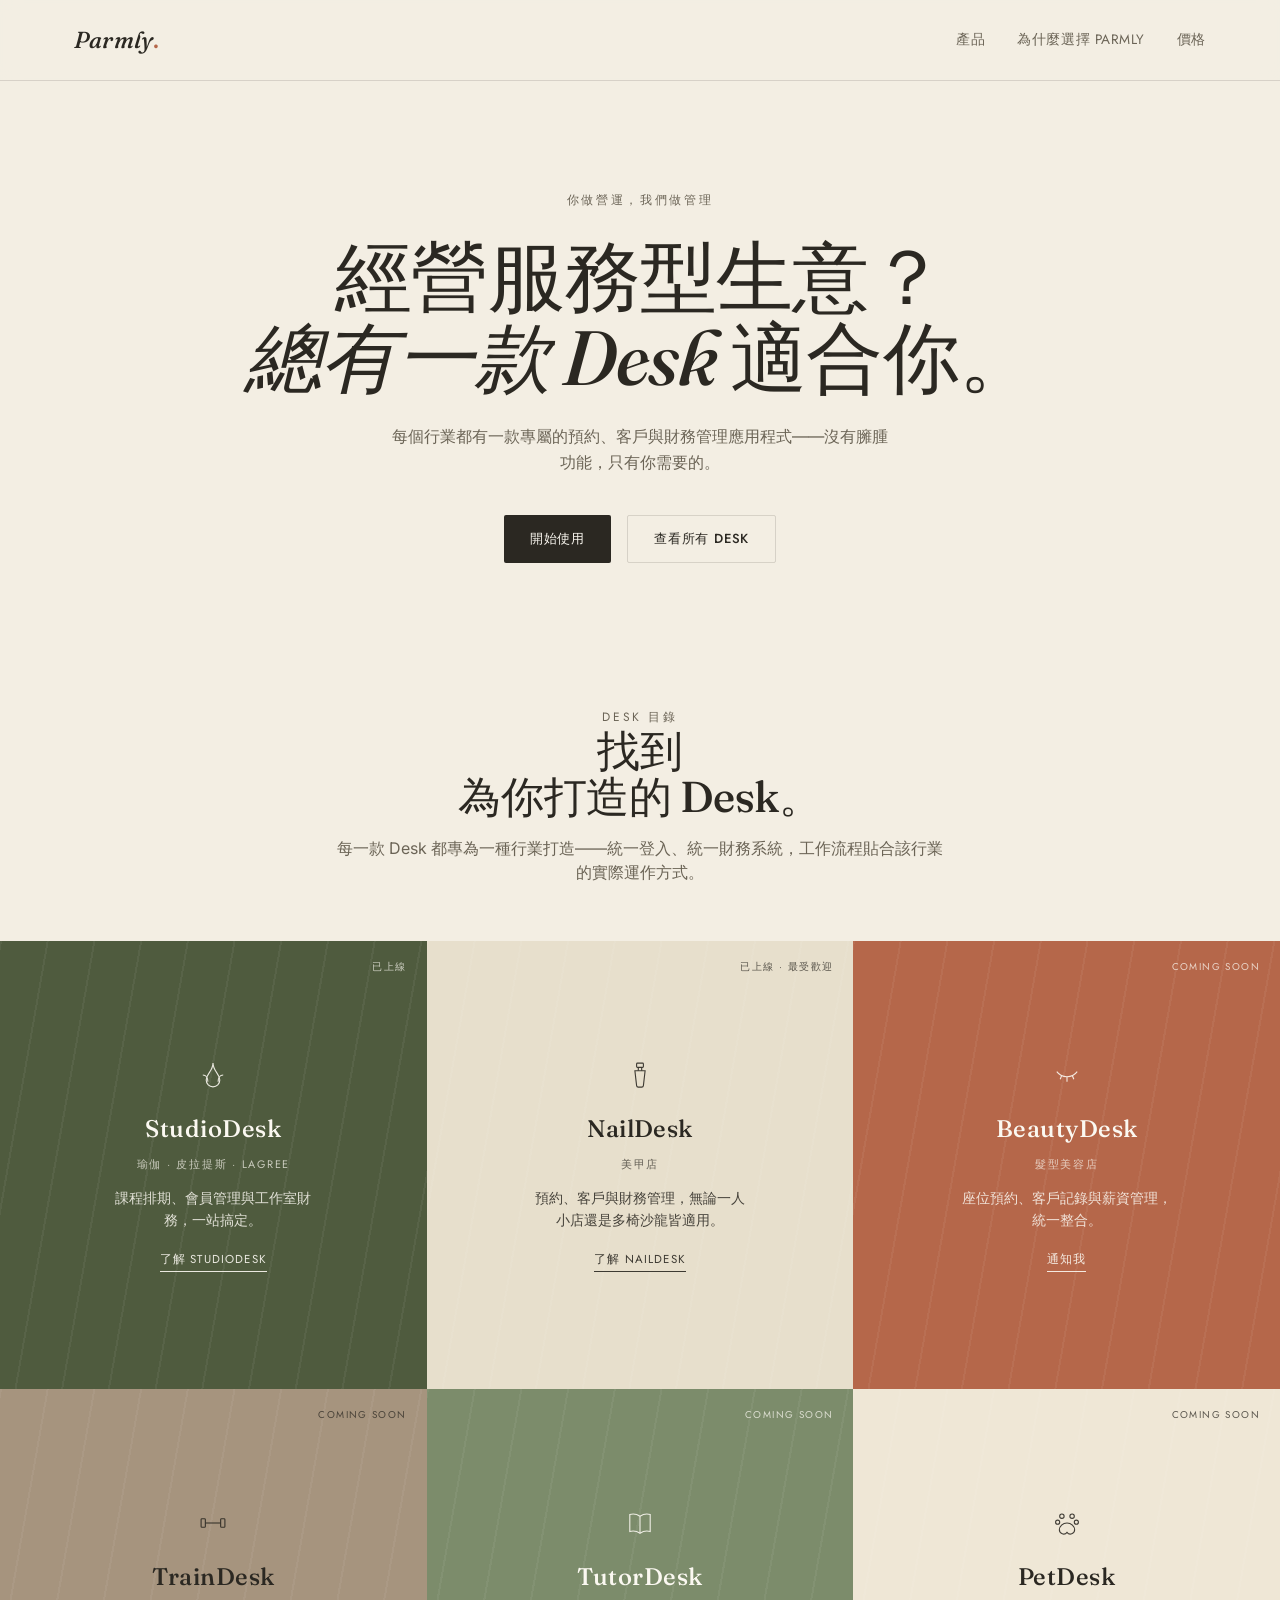
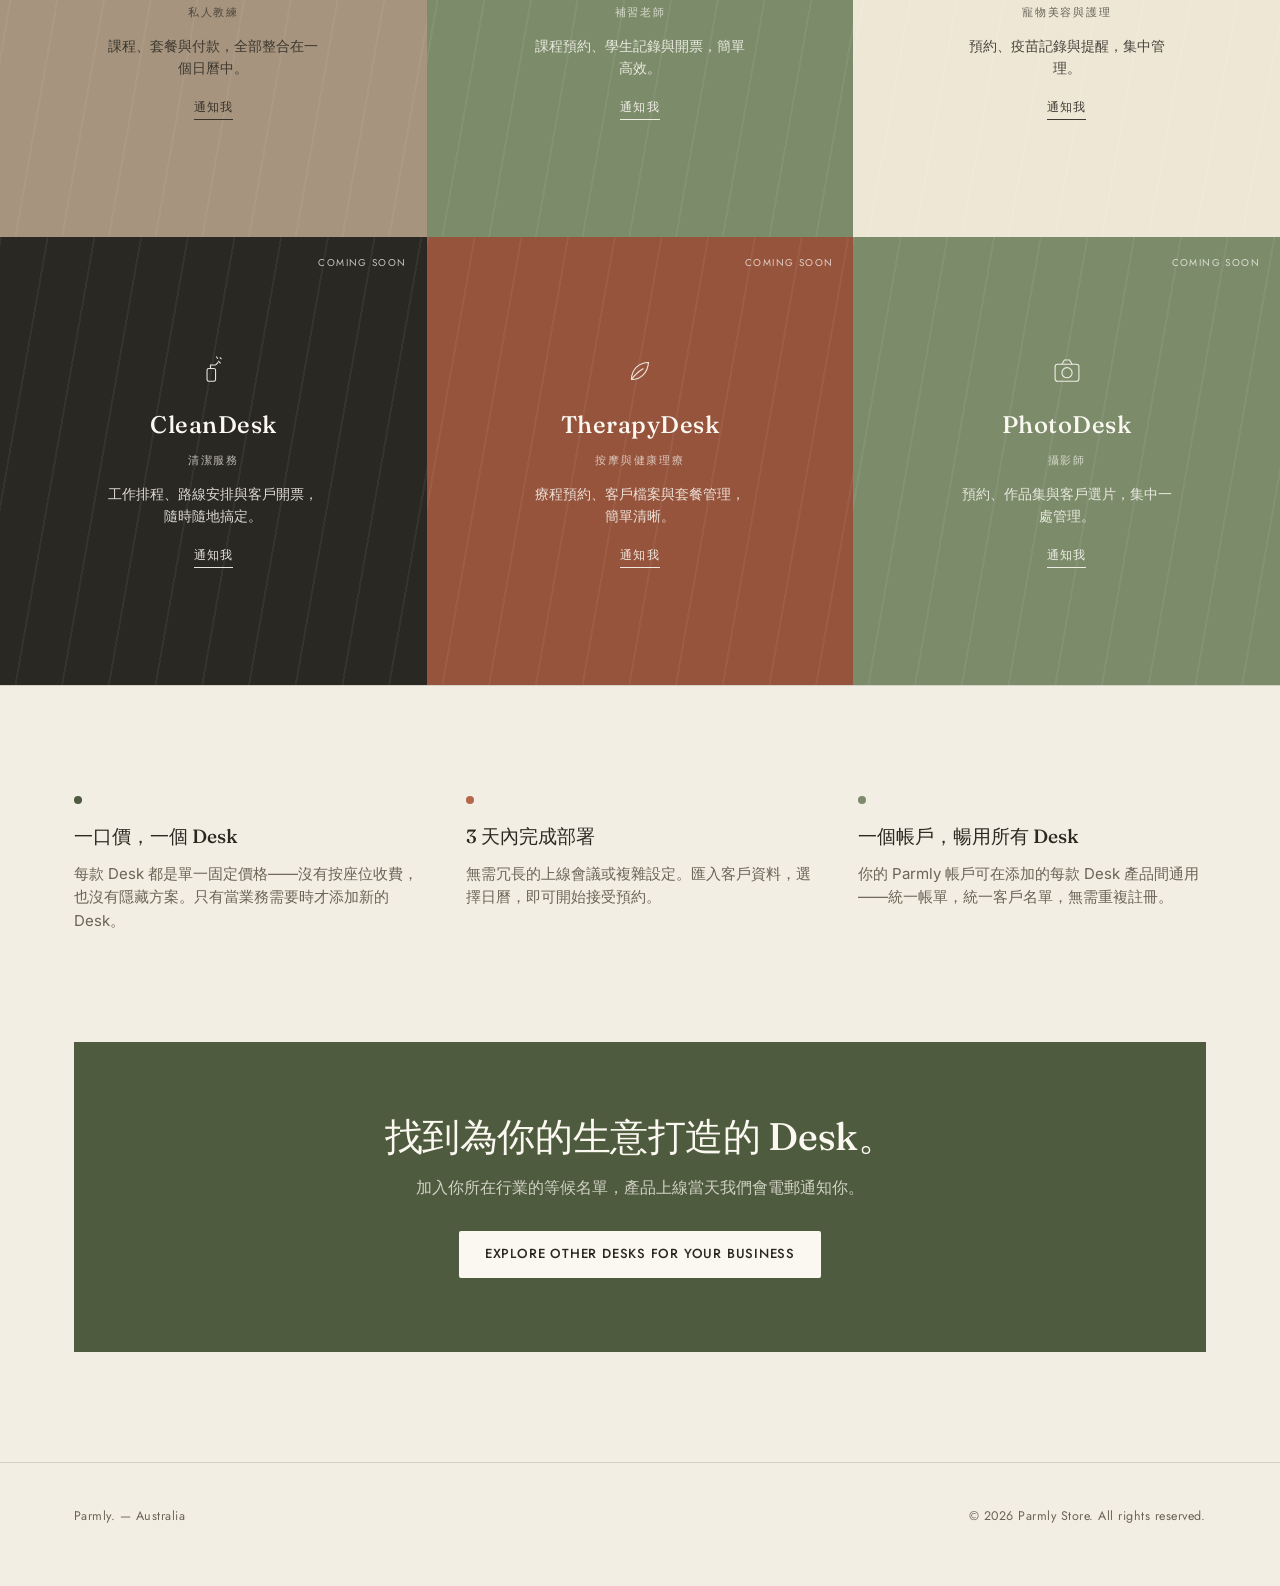
<file: hk/index.html>
<!DOCTYPE html>
<html lang="zh-Hant">
<head>
<meta charset="UTF-8">
<meta name="viewport" content="width=device-width, initial-scale=1.0">
<title>Parmly — Software built for one industry at a time</title>
<link rel="preconnect" href="https://fonts.googleapis.com">
<link rel="preconnect" href="https://fonts.gstatic.com" crossorigin>
<link href="https://fonts.googleapis.com/css2?family=Fraunces:ital,opsz,wght@0,9..144,400;0,9..144,500;0,9..144,600;1,9..144,500&family=Jost:wght@400;500;600&family=Inter:wght@400;500;600&display=swap" rel="stylesheet">
<style>
  :root{
    --paper: #F3EEE3;
    --paper-raised: #FBF8F1;
    --ink: #2B2822;
    --ink-soft: #6B6456;
    --line: rgba(43,40,34,0.14);

    --moss:      #4F5B3E;
    --cream:     #E7DFCC;
    --terracotta:#B5674A;
    --taupe:     #A6947E;
    --sage:      #7C8C6B;
    --cream2:    #EFE7D6;
    --charcoal:  #2A2823;
    --clay:      #96543D;
  }

  *{box-sizing:border-box; margin:0; padding:0;}
  html{scroll-behavior:smooth;}
  body{
    background:var(--paper);
    color:var(--ink);
    font-family:'Inter', sans-serif;
    -webkit-font-smoothing:antialiased;
    line-height:1.55;
  }
  img,svg{max-width:100%; display:block;}
  a{color:inherit;}

  .eyebrow{
    font-family:'Jost', sans-serif;
    font-size:0.75rem;
    letter-spacing:0.22em;
    text-transform:uppercase;
    color:var(--ink-soft);
  }
  h1,h2{
    font-family:'Fraunces', serif;
    font-weight:500;
    letter-spacing:-0.01em;
    line-height:1.06;
  }
  h1 em, h2 em{font-style:italic; font-weight:500;}

  .wrap{max-width:1180px; margin:0 auto; padding:0 24px;}

  /* ---------- Header ---------- */
  header{
    position:sticky; top:0; z-index:50;
    background:rgba(243,238,227,0.86);
    backdrop-filter:blur(10px);
    border-bottom:1px solid var(--line);
  }
  .nav{
    display:flex; align-items:center; justify-content:space-between;
    padding:22px 24px;
    max-width:1180px; margin:0 auto;
  }
  .logo{
    font-family:'Fraunces', serif;
    font-style:italic;
    font-weight:500;
    font-size:1.45rem;
    letter-spacing:0.01em;
  }
  .logo .dot{color:var(--terracotta); font-style:normal;}
  .nav-links{
    display:flex; gap:32px; align-items:center;
    font-family:'Jost', sans-serif;
    font-size:0.85rem;
    letter-spacing:0.04em;
    text-transform:uppercase;
  }
  .nav-links a{text-decoration:none; color:var(--ink-soft); transition:color .15s;}
  .nav-links a:hover{color:var(--ink);}
  .btn{
    font-family:'Jost', sans-serif;
    font-weight:500;
    font-size:0.82rem;
    letter-spacing:0.06em;
    text-transform:uppercase;
    border:none;
    border-radius:2px;
    padding:13px 26px;
    cursor:pointer;
    text-decoration:none;
    display:inline-flex;
    align-items:center;
    justify-content:center;
    transition:transform .15s ease, background .15s ease, color .15s ease;
  }
  .btn:hover{transform:translateY(-1px);}
  .btn-solid{background:var(--ink); color:var(--paper-raised);}
  .btn-outline{background:transparent; color:var(--ink); border:1px solid var(--line);}

  @media (max-width:720px){ .nav-links{display:none;} }

  /* ---------- Hero ---------- */
  .hero{padding:110px 0 70px; text-align:center;}
  .hero .eyebrow{display:block; margin-bottom:26px;}
  .hero h1{
    font-size:clamp(2.5rem, 6.4vw, 4.8rem);
    max-width:860px;
    margin:0 auto 26px;
  }
  .hero p{
    max-width:500px;
    margin:0 auto 40px;
    color:var(--ink-soft);
    font-size:1.02rem;
  }
  .hero-ctas{display:flex; gap:16px; justify-content:center; flex-wrap:wrap;}

  /* ---------- Directory: flush mosaic ---------- */
  .directory{padding:70px 0 0;}
  .section-head{max-width:620px; margin:0 auto 56px; text-align:center;}
  .section-head .eyebrow{margin-bottom:16px;}
  .section-head h2{font-size:clamp(1.9rem, 3.8vw, 2.7rem); margin-bottom:16px;}
  .section-head p{color:var(--ink-soft); font-size:1rem;}

  .mosaic{
    display:grid;
    grid-template-columns:repeat(3, 1fr);
  }
  @media (max-width:860px){ .mosaic{grid-template-columns:repeat(2,1fr);} }
  @media (max-width:520px){ .mosaic{grid-template-columns:1fr;} }

  .tile{
    position:relative;
    aspect-ratio:1 / 1.05;
    display:flex;
    flex-direction:column;
    align-items:center;
    justify-content:center;
    text-align:center;
    padding:30px 22px;
    overflow:hidden;
    opacity:0;
    transform:translateY(16px);
    transition:opacity .6s ease, transform .6s ease;
  }
  .tile.show{opacity:1; transform:translateY(0);}

  /* soft dappled light overlay */
  .tile::before{
    content:"";
    position:absolute; inset:0;
    background:repeating-linear-gradient(
      100deg,
      rgba(255,255,255,0.05) 0px,
      rgba(255,255,255,0.05) 2px,
      transparent 2px,
      transparent 46px
    );
    pointer-events:none;
  }

  .tile .status{
    position:absolute;
    top:18px; right:20px;
    font-family:'Jost', sans-serif;
    font-size:0.62rem;
    letter-spacing:0.14em;
    text-transform:uppercase;
    opacity:0.75;
  }

  .tile .icon{
    width:34px; height:34px;
    margin-bottom:18px;
    opacity:0.9;
  }
  .tile .name{
    font-family:'Fraunces', serif;
    font-weight:500;
    font-size:1.5rem;
    letter-spacing:0.02em;
    margin-bottom:8px;
  }
  .tile .vertical{
    font-family:'Jost', sans-serif;
    font-size:0.68rem;
    letter-spacing:0.16em;
    text-transform:uppercase;
    opacity:0.7;
    margin-bottom:16px;
  }
  .tile .copy{
    font-size:0.86rem;
    max-width:220px;
    opacity:0.85;
    margin-bottom:20px;
  }
  .tile .tile-cta{
    font-family:'Jost', sans-serif;
    font-size:0.72rem;
    letter-spacing:0.1em;
    text-transform:uppercase;
    text-decoration:none;
    border-bottom:1px solid currentColor;
    padding-bottom:2px;
    opacity:0.9;
    transition:opacity .15s ease;
  }
  .tile .tile-cta:hover{opacity:1;}

  .tile.on-light{background:var(--cream); color:var(--ink);}
  .tile.on-light2{background:var(--cream2); color:var(--ink);}
  .tile.on-dark{background:var(--moss); color:var(--paper-raised);}
  .tile.on-terra{background:var(--terracotta); color:var(--paper-raised);}
  .tile.on-taupe{background:var(--taupe); color:var(--ink);}
  .tile.on-sage{background:var(--sage); color:var(--paper-raised);}
  .tile.on-charcoal{background:var(--charcoal); color:var(--paper-raised);}
  .tile.on-clay{background:var(--clay); color:var(--paper-raised);}

  /* ---------- Features ---------- */
  .features{padding:110px 0; border-top:1px solid var(--line); margin-top:0;}
  .feat-grid{display:grid; grid-template-columns:repeat(3,1fr); gap:44px;}
  @media (max-width:820px){ .feat-grid{grid-template-columns:1fr;} }
  .feat-dot{width:8px; height:8px; border-radius:50%; margin-bottom:18px;}
  .feat h3{font-family:'Fraunces', serif; font-weight:500; font-size:1.2rem; margin-bottom:10px;}
  .feat p{color:var(--ink-soft); font-size:0.94rem;}

  /* ---------- CTA band ---------- */
  .cta-band{
    background:var(--moss);
    color:var(--paper-raised);
    margin:0 24px 110px;
    padding:74px 40px;
    text-align:center;
    max-width:1132px;
    margin-left:auto; margin-right:auto;
  }
  .cta-band h2{color:var(--paper-raised); font-size:clamp(1.8rem,3.6vw,2.4rem); margin-bottom:18px;}
  .cta-band p{color:rgba(251,248,241,0.75); max-width:460px; margin:0 auto 32px;}
  .cta-band .btn-solid{background:var(--paper-raised); color:var(--ink);}

  footer{border-top:1px solid var(--line); padding:44px 0 60px;}
  .foot-row{
    display:flex; justify-content:space-between; align-items:center;
    flex-wrap:wrap; gap:14px;
    font-family:'Jost', sans-serif;
    font-size:0.78rem;
    letter-spacing:0.04em;
    color:var(--ink-soft);
  }
</style>
</head>
<body>

<header>
  <div class="nav">
    <div class="logo">Parmly<span class="dot">.</span></div>
    <div class="nav-links">
      <a href="#directory">產品</a>
      <a href="#features">為什麼選擇 Parmly</a>
      <a href="#">價格</a>
    </div>
    </div>
</header>

<section class="hero">
  <div class="wrap">
    <span class="eyebrow">你做營運，我們做管理</span>
    <h1>經營服務型生意？<br><em>總有一款 Desk</em> 適合你。</h1>
    <p>每個行業都有一款專屬的預約、客戶與財務管理應用程式——沒有臃腫功能，只有你需要的。</p>
    <div class="hero-ctas">
      <a href="https://buy.stripe.com/cNi3cv3pO9W9261b0E6c001" class="btn btn-solid">開始使用</a>
      <a href="#directory" class="btn btn-outline">查看所有 Desk</a>
    </div>
  </div>
</section>

<section class="directory" id="directory">
  <div class="wrap">
    <div class="section-head">
      <span class="eyebrow">Desk 目錄</span>
      <h2>找到<br>為你打造的 Desk。</h2>
      <p>每一款 Desk 都專為一種行業打造——統一登入、統一財務系統，工作流程貼合該行業的實際運作方式。</p>
    </div>
  </div>

  <div class="mosaic" id="mosaic"></div>
</section>

<section class="features" id="features">
  <div class="wrap">
    <div class="feat-grid">
      <div class="feat">
        <div class="feat-dot" style="background:var(--moss)"></div>
        <h3>一口價，一個 Desk</h3>
        <p>每款 Desk 都是單一固定價格——沒有按座位收費，也沒有隱藏方案。只有當業務需要時才添加新的 Desk。</p>
      </div>
      <div class="feat">
        <div class="feat-dot" style="background:var(--terracotta)"></div>
        <h3>3 天內完成部署</h3>
        <p>無需冗長的上線會議或複雜設定。匯入客戶資料，選擇日曆，即可開始接受預約。</p>
      </div>
      <div class="feat">
        <div class="feat-dot" style="background:var(--sage)"></div>
        <h3>一個帳戶，暢用所有 Desk</h3>
        <p>你的 Parmly 帳戶可在添加的每款 Desk 產品間通用——統一帳單，統一客戶名單，無需重複註冊。</p>
      </div>
    </div>
  </div>
</section>

<div class="cta-band">
  <h2>找到為你的生意打造的 Desk。</h2>
  <p>加入你所在行業的等候名單，產品上線當天我們會電郵通知你。</p>
  <a href="mailto:account@ollieconsult.com" class="btn btn-solid">Explore other Desks for your business</a>
</div>

<footer>
  <div class="wrap foot-row">
    <div>Parmly. — Australia</div>
    <div>© 2026 Parmly Store. All rights reserved.</div>
  </div>
</footer>

<script>
  // minimal thin-line icons, single stroke, matching the editorial reference style
  const icons = {
    lotus: `<svg viewBox="0 0 40 40" fill="none" stroke="currentColor" stroke-width="1.3"><path d="M20 6c0 10-8 12-8 20a8 8 0 0016 0c0-8-8-10-8-20z"/><path d="M8 20c4 0 6 4 6 8M32 20c-4 0-6 4-6 8"/></svg>`,
    polish: `<svg viewBox="0 0 40 40" fill="none" stroke="currentColor" stroke-width="1.3"><rect x="16" y="6" width="8" height="5" rx="1"/><path d="M18 11v4M22 11v4"/><path d="M14 15h12l-2 17.5a2 2 0 01-2 1.8h-4a2 2 0 01-2-1.8L14 15z"/></svg>`,
    scissors: `<svg viewBox="0 0 40 40" fill="none" stroke="currentColor" stroke-width="1.3"><path d="M8 16c6 8 18 8 24 0"/><path d="M14 20l-2 5"/><path d="M20 22v6"/><path d="M26 20l2 5"/></svg>`,
    dumbbell: `<svg viewBox="0 0 40 40" fill="none" stroke="currentColor" stroke-width="1.3"><rect x="6" y="15" width="5" height="10" rx="1"/><rect x="29" y="15" width="5" height="10" rx="1"/><path d="M11 20h18"/></svg>`,
    book: `<svg viewBox="0 0 40 40" fill="none" stroke="currentColor" stroke-width="1.3"><path d="M20 12c-3-2-8-3-12-2v20c4-1 9 0 12 2 3-2 8-3 12-2V10c-4-1-9 0-12 2z"/><path d="M20 12v20"/></svg>`,
    paw: `<svg viewBox="0 0 40 40" fill="none" stroke="currentColor" stroke-width="1.3"><circle cx="14" cy="12" r="2.6"/><circle cx="26" cy="12" r="2.6"/><circle cx="9" cy="19" r="2.4"/><circle cx="31" cy="19" r="2.4"/><path d="M20 20c-5 0-9 4-9 8a5 5 0 009 3 5 5 0 009-3c0-4-4-8-9-8z"/></svg>`,
    spray: `<svg viewBox="0 0 40 40" fill="none" stroke="currentColor" stroke-width="1.3"><rect x="13" y="17" width="10" height="15" rx="2"/><path d="M17 17v-4h6l3-3M26 8l3 3M28 4l2 2M24 3l1.5 2.5"/></svg>`,
    leaf: `<svg viewBox="0 0 40 40" fill="none" stroke="currentColor" stroke-width="1.3"><path d="M10 30c0-12 9-20 20-20-1 12-9 20-20 20z"/><path d="M10 30c4-6 9-10 14-13"/></svg>`,
    camera: `<svg viewBox="0 0 40 40" fill="none" stroke="currentColor" stroke-width="1.3"><rect x="6" y="12" width="28" height="20" rx="3"/><path d="M14 12l3-5h6l3 5"/><circle cx="20" cy="22" r="6"/></svg>`,
  };

  const desks = [
    {name:"StudioDesk", vertical:"瑜伽 · 皮拉提斯 · Lagree", copy:"課程排期、會員管理與工作室財務，一站搞定。", cls:"on-dark", icon:"lotus", status:"已上線", cta:"了解 StudioDesk", link:"https://studiodesk.store/hk"},
    {name:"NailDesk", vertical:"美甲店", copy:"預約、客戶與財務管理，無論一人小店還是多椅沙龍皆適用。", cls:"on-light", icon:"polish", status:"已上線 · 最受歡迎", cta:"了解 NailDesk", link:"https://naildesk.shop/hk"},
    {name:"BeautyDesk", vertical:"髮型美容店", copy:"座位預約、客戶記錄與薪資管理，統一整合。", cls:"on-terra", icon:"scissors", status:"Coming soon", cta:"通知我"},
    {name:"TrainDesk", vertical:"私人教練", copy:"課程、套餐與付款，全部整合在一個日曆中。", cls:"on-taupe", icon:"dumbbell", status:"Coming soon", cta:"通知我"},
    {name:"TutorDesk", vertical:"補習老師", copy:"課程預約、學生記錄與開票，簡單高效。", cls:"on-sage", icon:"book", status:"Coming soon", cta:"通知我"},
    {name:"PetDesk", vertical:"寵物美容與護理", copy:"預約、疫苗記錄與提醒，集中管理。", cls:"on-light2", icon:"paw", status:"Coming soon", cta:"通知我"},
    {name:"CleanDesk", vertical:"清潔服務", copy:"工作排程、路線安排與客戶開票，隨時隨地搞定。", cls:"on-charcoal", icon:"spray", status:"Coming soon", cta:"通知我"},
    {name:"TherapyDesk", vertical:"按摩與健康理療", copy:"療程預約、客戶檔案與套餐管理，簡單清晰。", cls:"on-clay", icon:"leaf", status:"Coming soon", cta:"通知我"},
    {name:"PhotoDesk", vertical:"攝影師", copy:"預約、作品集與客戶選片，集中一處管理。", cls:"on-sage", icon:"camera", status:"Coming soon", cta:"通知我"},
  ];

  const mosaic = document.getElementById('mosaic');
  desks.forEach(d => {
    const tile = document.createElement('div');
    tile.className = `tile ${d.cls}`;
    tile.innerHTML = `
      <span class="status">${d.status}</span>
      <div class="icon">${icons[d.icon]}</div>
      <div class="name">${d.name}</div>
      <div class="vertical">${d.vertical}</div>
      <p class="copy">${d.copy}</p>
      <a href="${d.link || '#'}" class="tile-cta">${d.cta}</a>
    `;
    mosaic.appendChild(tile);
  });

  const tiles = document.querySelectorAll('.tile');
  const io = new IntersectionObserver((entries)=>{
    entries.forEach((e,i)=>{
      if(e.isIntersecting){
        setTimeout(()=>e.target.classList.add('show'), i*70);
        io.unobserve(e.target);
      }
    });
  }, {threshold:0.15});
  tiles.forEach(t=>io.observe(t));
</script>

</body>
</html>
</file>
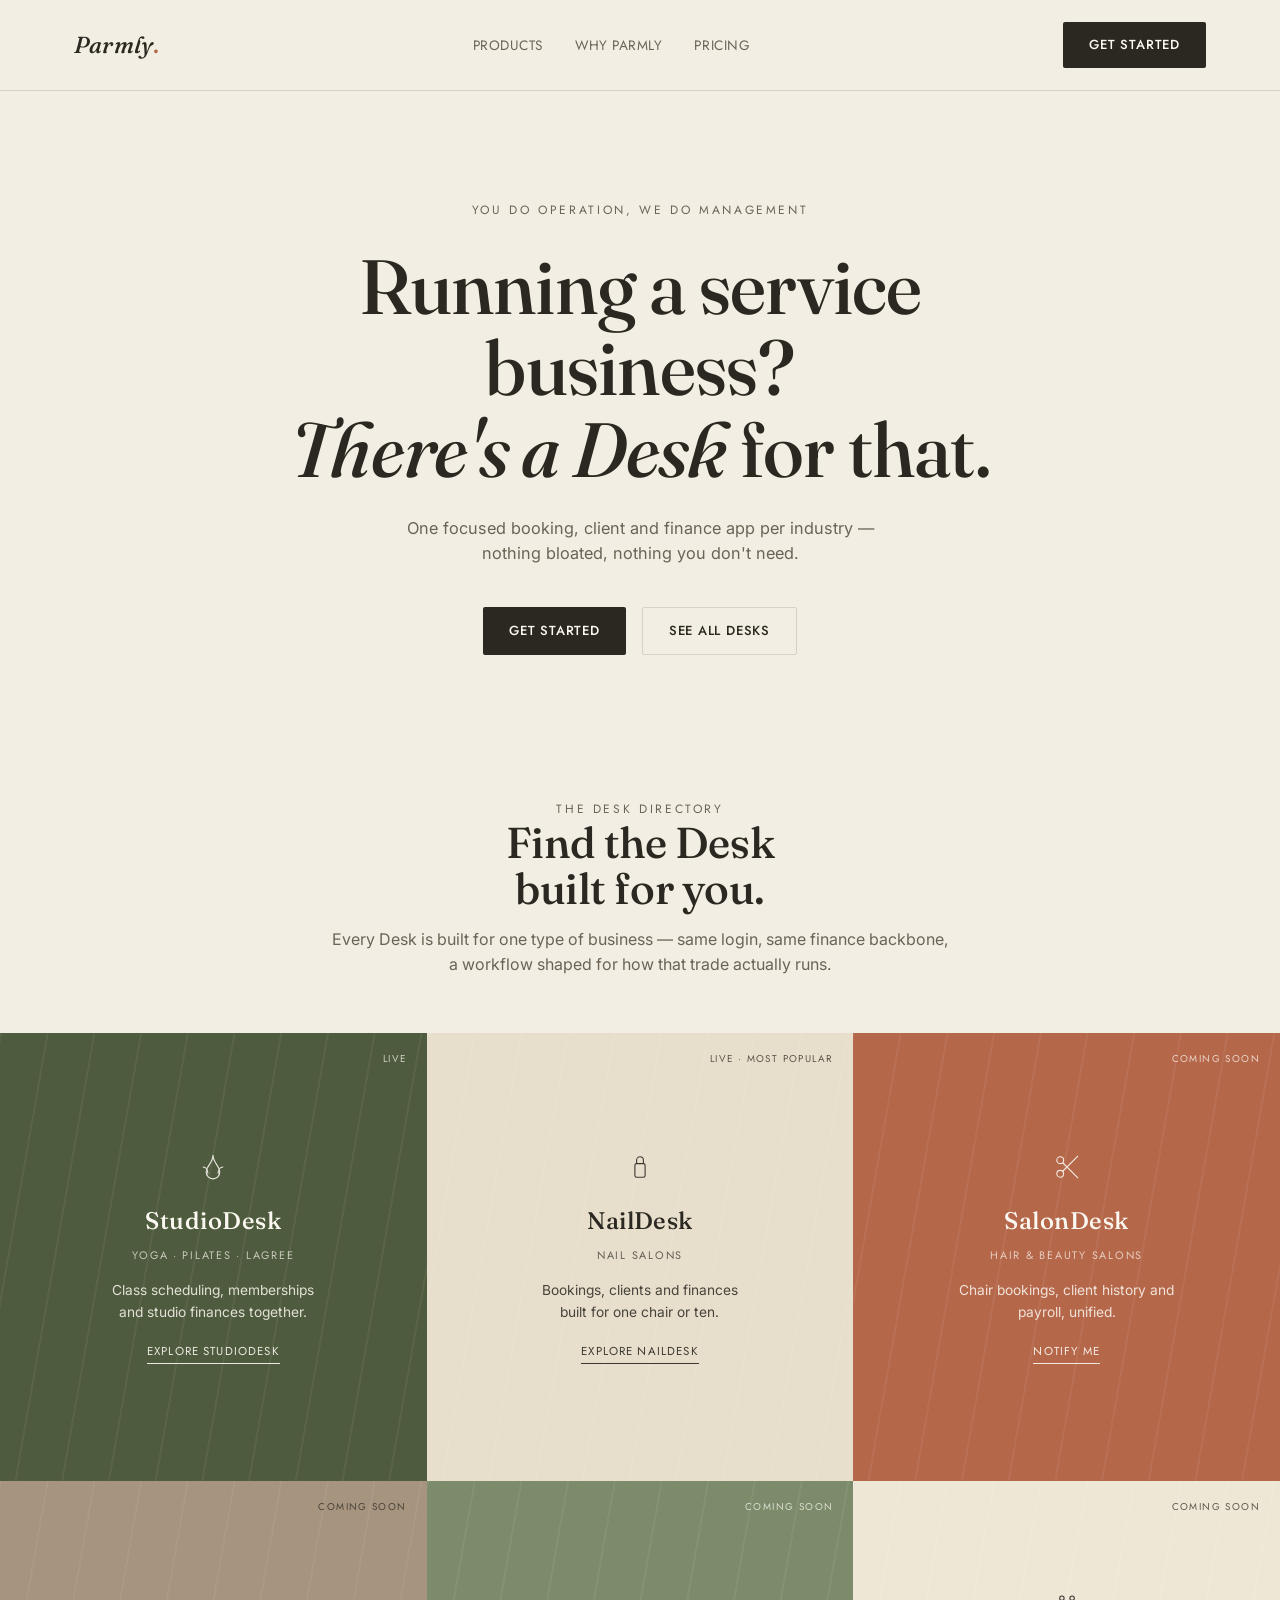
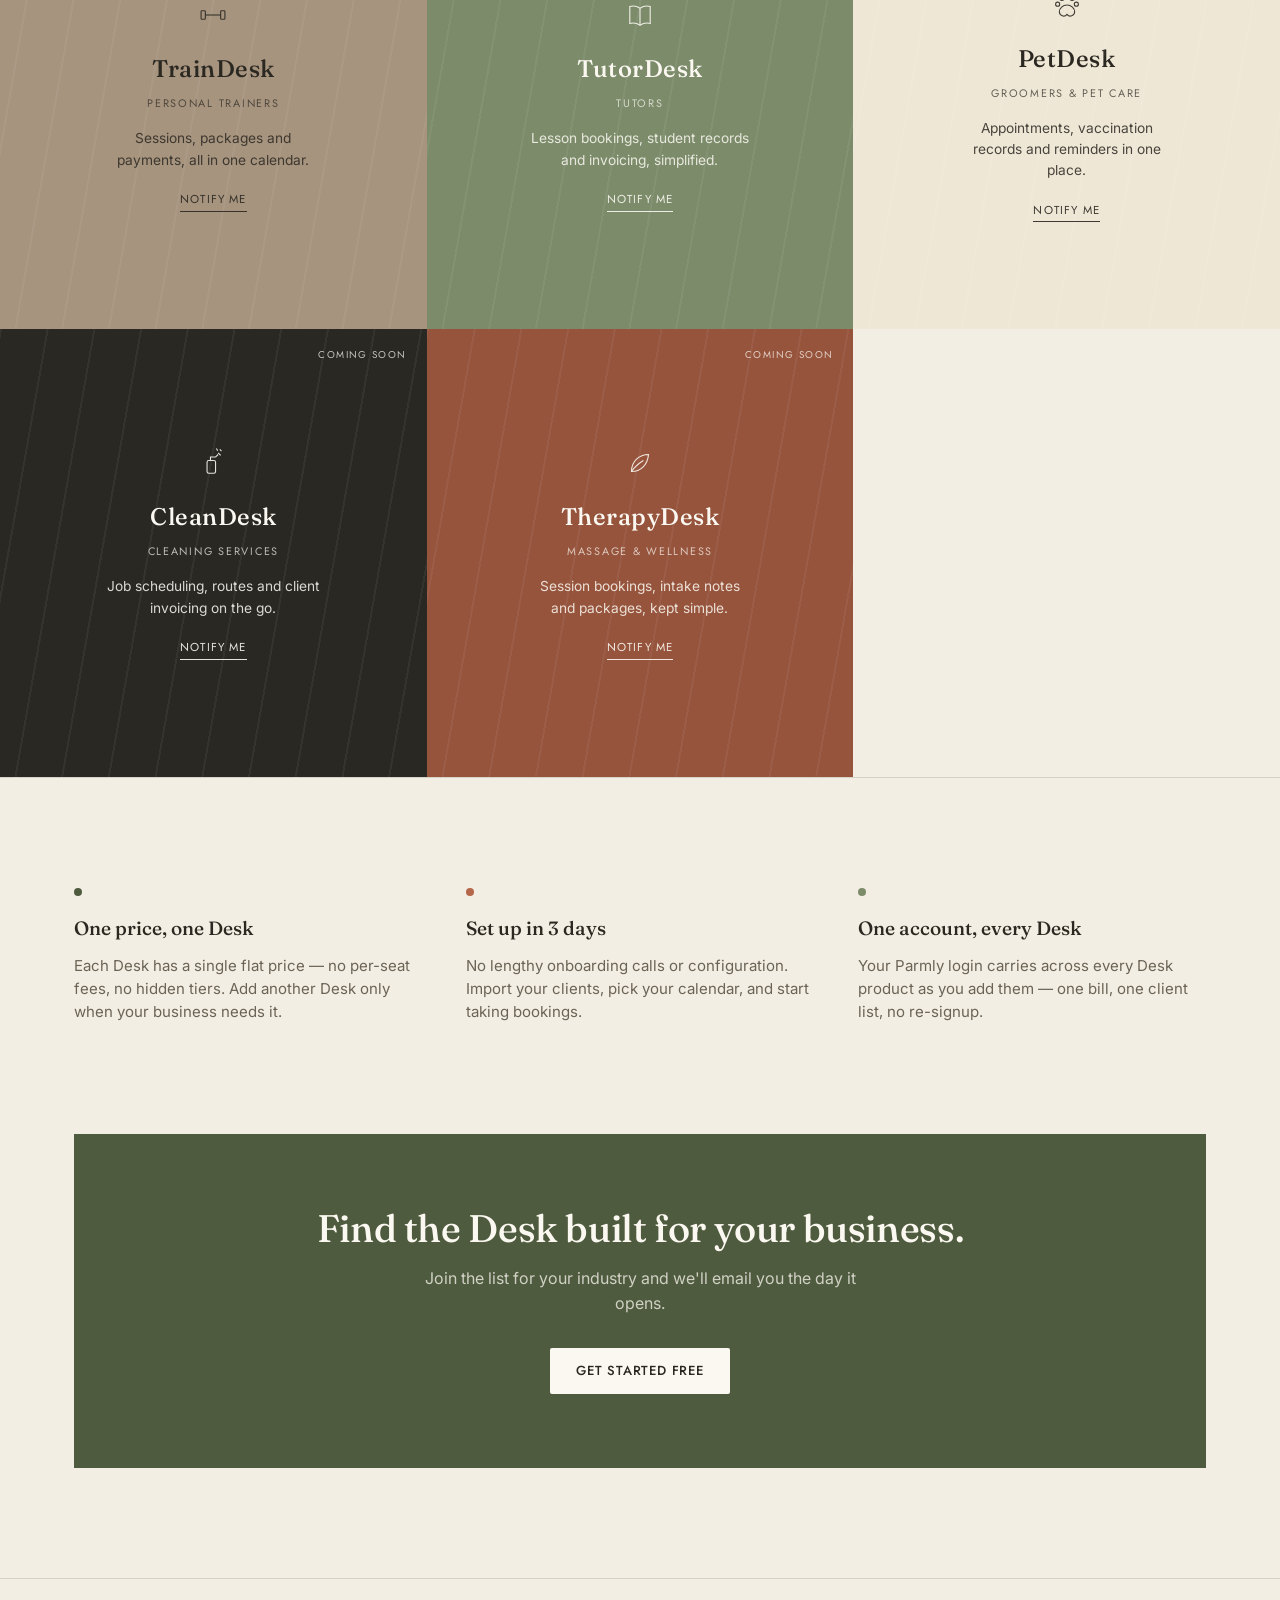
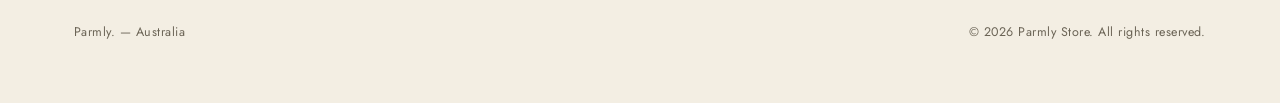
<file: cn/parmly-redesign-v2_3.html>
<!DOCTYPE html>
<html lang="en">
<head>
<meta charset="UTF-8">
<meta name="viewport" content="width=device-width, initial-scale=1.0">
<title>Parmly — Software built for one industry at a time</title>
<link rel="preconnect" href="https://fonts.googleapis.com">
<link rel="preconnect" href="https://fonts.gstatic.com" crossorigin>
<link href="https://fonts.googleapis.com/css2?family=Fraunces:ital,opsz,wght@0,9..144,400;0,9..144,500;0,9..144,600;1,9..144,500&family=Jost:wght@400;500;600&family=Inter:wght@400;500;600&display=swap" rel="stylesheet">
<style>
  :root{
    --paper: #F3EEE3;
    --paper-raised: #FBF8F1;
    --ink: #2B2822;
    --ink-soft: #6B6456;
    --line: rgba(43,40,34,0.14);

    --moss:      #4F5B3E;
    --cream:     #E7DFCC;
    --terracotta:#B5674A;
    --taupe:     #A6947E;
    --sage:      #7C8C6B;
    --cream2:    #EFE7D6;
    --charcoal:  #2A2823;
    --clay:      #96543D;
  }

  *{box-sizing:border-box; margin:0; padding:0;}
  html{scroll-behavior:smooth;}
  body{
    background:var(--paper);
    color:var(--ink);
    font-family:'Inter', sans-serif;
    -webkit-font-smoothing:antialiased;
    line-height:1.55;
  }
  img,svg{max-width:100%; display:block;}
  a{color:inherit;}

  .eyebrow{
    font-family:'Jost', sans-serif;
    font-size:0.75rem;
    letter-spacing:0.22em;
    text-transform:uppercase;
    color:var(--ink-soft);
  }
  h1,h2{
    font-family:'Fraunces', serif;
    font-weight:500;
    letter-spacing:-0.01em;
    line-height:1.06;
  }
  h1 em, h2 em{font-style:italic; font-weight:500;}

  .wrap{max-width:1180px; margin:0 auto; padding:0 24px;}

  /* ---------- Header ---------- */
  header{
    position:sticky; top:0; z-index:50;
    background:rgba(243,238,227,0.86);
    backdrop-filter:blur(10px);
    border-bottom:1px solid var(--line);
  }
  .nav{
    display:flex; align-items:center; justify-content:space-between;
    padding:22px 24px;
    max-width:1180px; margin:0 auto;
  }
  .logo{
    font-family:'Fraunces', serif;
    font-style:italic;
    font-weight:500;
    font-size:1.45rem;
    letter-spacing:0.01em;
  }
  .logo .dot{color:var(--terracotta); font-style:normal;}
  .nav-links{
    display:flex; gap:32px; align-items:center;
    font-family:'Jost', sans-serif;
    font-size:0.85rem;
    letter-spacing:0.04em;
    text-transform:uppercase;
  }
  .nav-links a{text-decoration:none; color:var(--ink-soft); transition:color .15s;}
  .nav-links a:hover{color:var(--ink);}
  .btn{
    font-family:'Jost', sans-serif;
    font-weight:500;
    font-size:0.82rem;
    letter-spacing:0.06em;
    text-transform:uppercase;
    border:none;
    border-radius:2px;
    padding:13px 26px;
    cursor:pointer;
    text-decoration:none;
    display:inline-flex;
    align-items:center;
    justify-content:center;
    transition:transform .15s ease, background .15s ease, color .15s ease;
  }
  .btn:hover{transform:translateY(-1px);}
  .btn-solid{background:var(--ink); color:var(--paper-raised);}
  .btn-outline{background:transparent; color:var(--ink); border:1px solid var(--line);}

  @media (max-width:720px){ .nav-links{display:none;} }

  /* ---------- Hero ---------- */
  .hero{padding:110px 0 70px; text-align:center;}
  .hero .eyebrow{display:block; margin-bottom:26px;}
  .hero h1{
    font-size:clamp(2.5rem, 6.4vw, 4.8rem);
    max-width:860px;
    margin:0 auto 26px;
  }
  .hero p{
    max-width:500px;
    margin:0 auto 40px;
    color:var(--ink-soft);
    font-size:1.02rem;
  }
  .hero-ctas{display:flex; gap:16px; justify-content:center; flex-wrap:wrap;}

  /* ---------- Directory: flush mosaic ---------- */
  .directory{padding:70px 0 0;}
  .section-head{max-width:620px; margin:0 auto 56px; text-align:center;}
  .section-head .eyebrow{margin-bottom:16px;}
  .section-head h2{font-size:clamp(1.9rem, 3.8vw, 2.7rem); margin-bottom:16px;}
  .section-head p{color:var(--ink-soft); font-size:1rem;}

  .mosaic{
    display:grid;
    grid-template-columns:repeat(3, 1fr);
  }
  @media (max-width:860px){ .mosaic{grid-template-columns:repeat(2,1fr);} }
  @media (max-width:520px){ .mosaic{grid-template-columns:1fr;} }

  .tile{
    position:relative;
    aspect-ratio:1 / 1.05;
    display:flex;
    flex-direction:column;
    align-items:center;
    justify-content:center;
    text-align:center;
    padding:30px 22px;
    overflow:hidden;
    opacity:0;
    transform:translateY(16px);
    transition:opacity .6s ease, transform .6s ease;
  }
  .tile.show{opacity:1; transform:translateY(0);}

  /* soft dappled light overlay */
  .tile::before{
    content:"";
    position:absolute; inset:0;
    background:repeating-linear-gradient(
      100deg,
      rgba(255,255,255,0.05) 0px,
      rgba(255,255,255,0.05) 2px,
      transparent 2px,
      transparent 46px
    );
    pointer-events:none;
  }

  .tile .status{
    position:absolute;
    top:18px; right:20px;
    font-family:'Jost', sans-serif;
    font-size:0.62rem;
    letter-spacing:0.14em;
    text-transform:uppercase;
    opacity:0.75;
  }

  .tile .icon{
    width:34px; height:34px;
    margin-bottom:18px;
    opacity:0.9;
  }
  .tile .name{
    font-family:'Fraunces', serif;
    font-weight:500;
    font-size:1.5rem;
    letter-spacing:0.02em;
    margin-bottom:8px;
  }
  .tile .vertical{
    font-family:'Jost', sans-serif;
    font-size:0.68rem;
    letter-spacing:0.16em;
    text-transform:uppercase;
    opacity:0.7;
    margin-bottom:16px;
  }
  .tile .copy{
    font-size:0.86rem;
    max-width:220px;
    opacity:0.85;
    margin-bottom:20px;
  }
  .tile .tile-cta{
    font-family:'Jost', sans-serif;
    font-size:0.72rem;
    letter-spacing:0.1em;
    text-transform:uppercase;
    text-decoration:none;
    border-bottom:1px solid currentColor;
    padding-bottom:2px;
    opacity:0.9;
    transition:opacity .15s ease;
  }
  .tile .tile-cta:hover{opacity:1;}

  .tile.on-light{background:var(--cream); color:var(--ink);}
  .tile.on-light2{background:var(--cream2); color:var(--ink);}
  .tile.on-dark{background:var(--moss); color:var(--paper-raised);}
  .tile.on-terra{background:var(--terracotta); color:var(--paper-raised);}
  .tile.on-taupe{background:var(--taupe); color:var(--ink);}
  .tile.on-sage{background:var(--sage); color:var(--paper-raised);}
  .tile.on-charcoal{background:var(--charcoal); color:var(--paper-raised);}
  .tile.on-clay{background:var(--clay); color:var(--paper-raised);}

  /* ---------- Features ---------- */
  .features{padding:110px 0; border-top:1px solid var(--line); margin-top:0;}
  .feat-grid{display:grid; grid-template-columns:repeat(3,1fr); gap:44px;}
  @media (max-width:820px){ .feat-grid{grid-template-columns:1fr;} }
  .feat-dot{width:8px; height:8px; border-radius:50%; margin-bottom:18px;}
  .feat h3{font-family:'Fraunces', serif; font-weight:500; font-size:1.2rem; margin-bottom:10px;}
  .feat p{color:var(--ink-soft); font-size:0.94rem;}

  /* ---------- CTA band ---------- */
  .cta-band{
    background:var(--moss);
    color:var(--paper-raised);
    margin:0 24px 110px;
    padding:74px 40px;
    text-align:center;
    max-width:1132px;
    margin-left:auto; margin-right:auto;
  }
  .cta-band h2{color:var(--paper-raised); font-size:clamp(1.8rem,3.6vw,2.4rem); margin-bottom:18px;}
  .cta-band p{color:rgba(251,248,241,0.75); max-width:460px; margin:0 auto 32px;}
  .cta-band .btn-solid{background:var(--paper-raised); color:var(--ink);}

  footer{border-top:1px solid var(--line); padding:44px 0 60px;}
  .foot-row{
    display:flex; justify-content:space-between; align-items:center;
    flex-wrap:wrap; gap:14px;
    font-family:'Jost', sans-serif;
    font-size:0.78rem;
    letter-spacing:0.04em;
    color:var(--ink-soft);
  }
</style>
</head>
<body>

<header>
  <div class="nav">
    <div class="logo">Parmly<span class="dot">.</span></div>
    <div class="nav-links">
      <a href="#directory">Products</a>
      <a href="#features">Why Parmly</a>
      <a href="#">Pricing</a>
    </div>
    <a href="https://buy.stripe.com/cNi3cv3pO9W9261b0E6c001" class="btn btn-solid">Get started</a>
  </div>
</header>

<section class="hero">
  <div class="wrap">
    <span class="eyebrow">You do operation, we do management</span>
    <h1>Running a service business?<br><em>There's a Desk</em> for that.</h1>
    <p>One focused booking, client and finance app per industry — nothing bloated, nothing you don't need.</p>
    <div class="hero-ctas">
      <a href="https://buy.stripe.com/cNi3cv3pO9W9261b0E6c001" class="btn btn-solid">Get started</a>
      <a href="#directory" class="btn btn-outline">See all Desks</a>
    </div>
  </div>
</section>

<section class="directory" id="directory">
  <div class="wrap">
    <div class="section-head">
      <span class="eyebrow">The desk directory</span>
      <h2>Find the Desk<br>built for you.</h2>
      <p>Every Desk is built for one type of business — same login, same finance backbone, a workflow shaped for how that trade actually runs.</p>
    </div>
  </div>

  <div class="mosaic" id="mosaic"></div>
</section>

<section class="features" id="features">
  <div class="wrap">
    <div class="feat-grid">
      <div class="feat">
        <div class="feat-dot" style="background:var(--moss)"></div>
        <h3>One price, one Desk</h3>
        <p>Each Desk has a single flat price — no per-seat fees, no hidden tiers. Add another Desk only when your business needs it.</p>
      </div>
      <div class="feat">
        <div class="feat-dot" style="background:var(--terracotta)"></div>
        <h3>Set up in 3 days</h3>
        <p>No lengthy onboarding calls or configuration. Import your clients, pick your calendar, and start taking bookings.</p>
      </div>
      <div class="feat">
        <div class="feat-dot" style="background:var(--sage)"></div>
        <h3>One account, every Desk</h3>
        <p>Your Parmly login carries across every Desk product as you add them — one bill, one client list, no re-signup.</p>
      </div>
    </div>
  </div>
</section>

<div class="cta-band">
  <h2>Find the Desk built for your business.</h2>
  <p>Join the list for your industry and we'll email you the day it opens.</p>
  <a href="https://buy.stripe.com/cNi3cv3pO9W9261b0E6c001" class="btn btn-solid">Get started free</a>
</div>

<footer>
  <div class="wrap foot-row">
    <div>Parmly. — Australia</div>
    <div>© 2026 Parmly Store. All rights reserved.</div>
  </div>
</footer>

<script>
  // minimal thin-line icons, single stroke, matching the editorial reference style
  const icons = {
    lotus: `<svg viewBox="0 0 40 40" fill="none" stroke="currentColor" stroke-width="1.3"><path d="M20 6c0 10-8 12-8 20a8 8 0 0016 0c0-8-8-10-8-20z"/><path d="M8 20c4 0 6 4 6 8M32 20c-4 0-6 4-6 8"/></svg>`,
    polish: `<svg viewBox="0 0 40 40" fill="none" stroke="currentColor" stroke-width="1.3"><rect x="14" y="16" width="12" height="16" rx="2"/><path d="M16 16v-4a4 4 0 014-4h0a4 4 0 014 4v4"/></svg>`,
    scissors: `<svg viewBox="0 0 40 40" fill="none" stroke="currentColor" stroke-width="1.3"><circle cx="12" cy="12" r="4"/><circle cx="12" cy="28" r="4"/><path d="M15 15l18 18M15 25l18-18"/></svg>`,
    dumbbell: `<svg viewBox="0 0 40 40" fill="none" stroke="currentColor" stroke-width="1.3"><rect x="6" y="15" width="5" height="10" rx="1"/><rect x="29" y="15" width="5" height="10" rx="1"/><path d="M11 20h18"/></svg>`,
    book: `<svg viewBox="0 0 40 40" fill="none" stroke="currentColor" stroke-width="1.3"><path d="M20 12c-3-2-8-3-12-2v20c4-1 9 0 12 2 3-2 8-3 12-2V10c-4-1-9 0-12 2z"/><path d="M20 12v20"/></svg>`,
    paw: `<svg viewBox="0 0 40 40" fill="none" stroke="currentColor" stroke-width="1.3"><circle cx="14" cy="12" r="2.6"/><circle cx="26" cy="12" r="2.6"/><circle cx="9" cy="19" r="2.4"/><circle cx="31" cy="19" r="2.4"/><path d="M20 20c-5 0-9 4-9 8a5 5 0 009 3 5 5 0 009-3c0-4-4-8-9-8z"/></svg>`,
    spray: `<svg viewBox="0 0 40 40" fill="none" stroke="currentColor" stroke-width="1.3"><rect x="13" y="17" width="10" height="15" rx="2"/><path d="M17 17v-4h6l3-3M26 8l3 3M28 4l2 2M24 3l1.5 2.5"/></svg>`,
    leaf: `<svg viewBox="0 0 40 40" fill="none" stroke="currentColor" stroke-width="1.3"><path d="M10 30c0-12 9-20 20-20-1 12-9 20-20 20z"/><path d="M10 30c4-6 9-10 14-13"/></svg>`,
  };

  const desks = [
    {name:"StudioDesk", vertical:"Yoga · Pilates · Lagree", copy:"Class scheduling, memberships and studio finances together.", cls:"on-dark", icon:"lotus", status:"Live", cta:"Explore StudioDesk", link:"https://buy.stripe.com/00wcN5bWkecp3a5c4I6c000"},
    {name:"NailDesk", vertical:"Nail salons", copy:"Bookings, clients and finances built for one chair or ten.", cls:"on-light", icon:"polish", status:"Live · Most popular", cta:"Explore NailDesk", link:"https://buy.stripe.com/aFa5kD6C0gkxbGB5Gk6c002"},
    {name:"SalonDesk", vertical:"Hair & beauty salons", copy:"Chair bookings, client history and payroll, unified.", cls:"on-terra", icon:"scissors", status:"Coming soon", cta:"Notify me"},
    {name:"TrainDesk", vertical:"Personal trainers", copy:"Sessions, packages and payments, all in one calendar.", cls:"on-taupe", icon:"dumbbell", status:"Coming soon", cta:"Notify me"},
    {name:"TutorDesk", vertical:"Tutors", copy:"Lesson bookings, student records and invoicing, simplified.", cls:"on-sage", icon:"book", status:"Coming soon", cta:"Notify me"},
    {name:"PetDesk", vertical:"Groomers & pet care", copy:"Appointments, vaccination records and reminders in one place.", cls:"on-light2", icon:"paw", status:"Coming soon", cta:"Notify me"},
    {name:"CleanDesk", vertical:"Cleaning services", copy:"Job scheduling, routes and client invoicing on the go.", cls:"on-charcoal", icon:"spray", status:"Coming soon", cta:"Notify me"},
    {name:"TherapyDesk", vertical:"Massage & wellness", copy:"Session bookings, intake notes and packages, kept simple.", cls:"on-clay", icon:"leaf", status:"Coming soon", cta:"Notify me"},
  ];

  const mosaic = document.getElementById('mosaic');
  desks.forEach(d => {
    const tile = document.createElement('div');
    tile.className = `tile ${d.cls}`;
    tile.innerHTML = `
      <span class="status">${d.status}</span>
      <div class="icon">${icons[d.icon]}</div>
      <div class="name">${d.name}</div>
      <div class="vertical">${d.vertical}</div>
      <p class="copy">${d.copy}</p>
      <a href="${d.link || '#'}" class="tile-cta">${d.cta}</a>
    `;
    mosaic.appendChild(tile);
  });

  const tiles = document.querySelectorAll('.tile');
  const io = new IntersectionObserver((entries)=>{
    entries.forEach((e,i)=>{
      if(e.isIntersecting){
        setTimeout(()=>e.target.classList.add('show'), i*70);
        io.unobserve(e.target);
      }
    });
  }, {threshold:0.15});
  tiles.forEach(t=>io.observe(t));
</script>

</body>
</html>
</file>
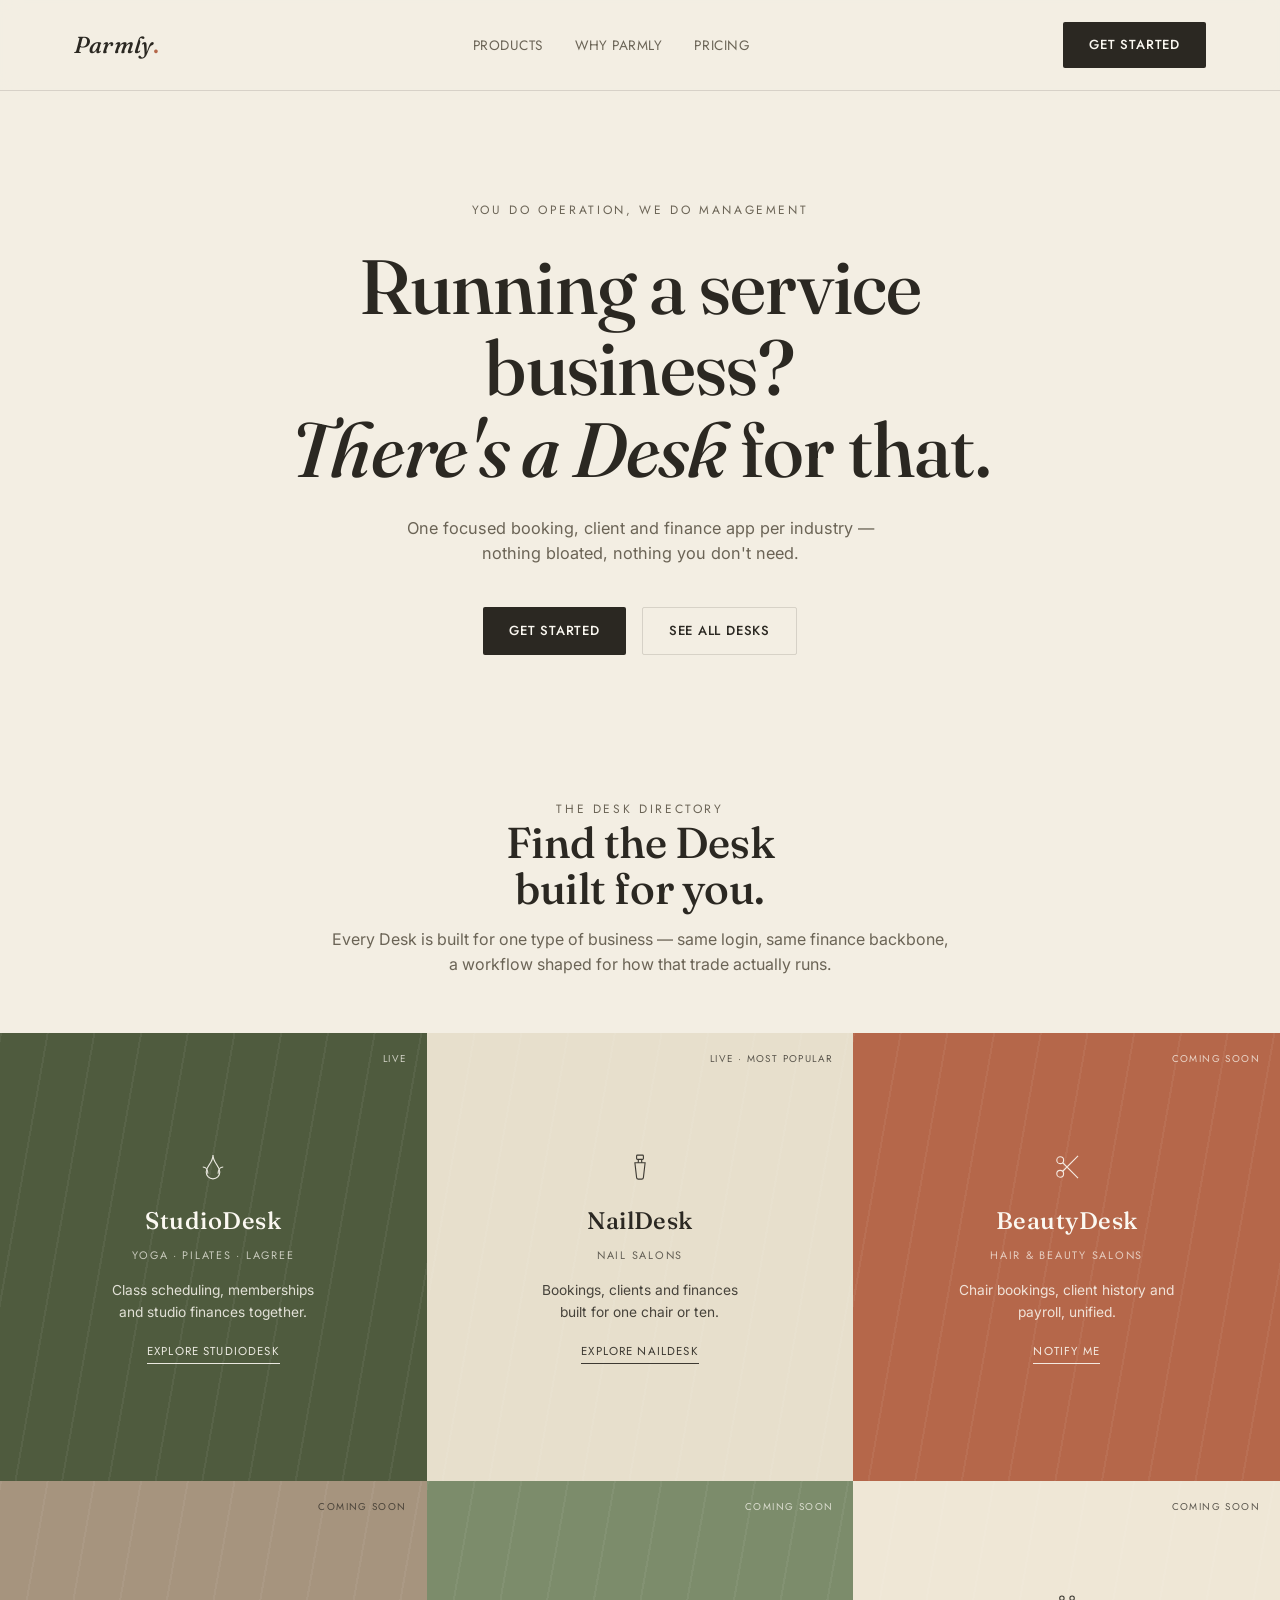
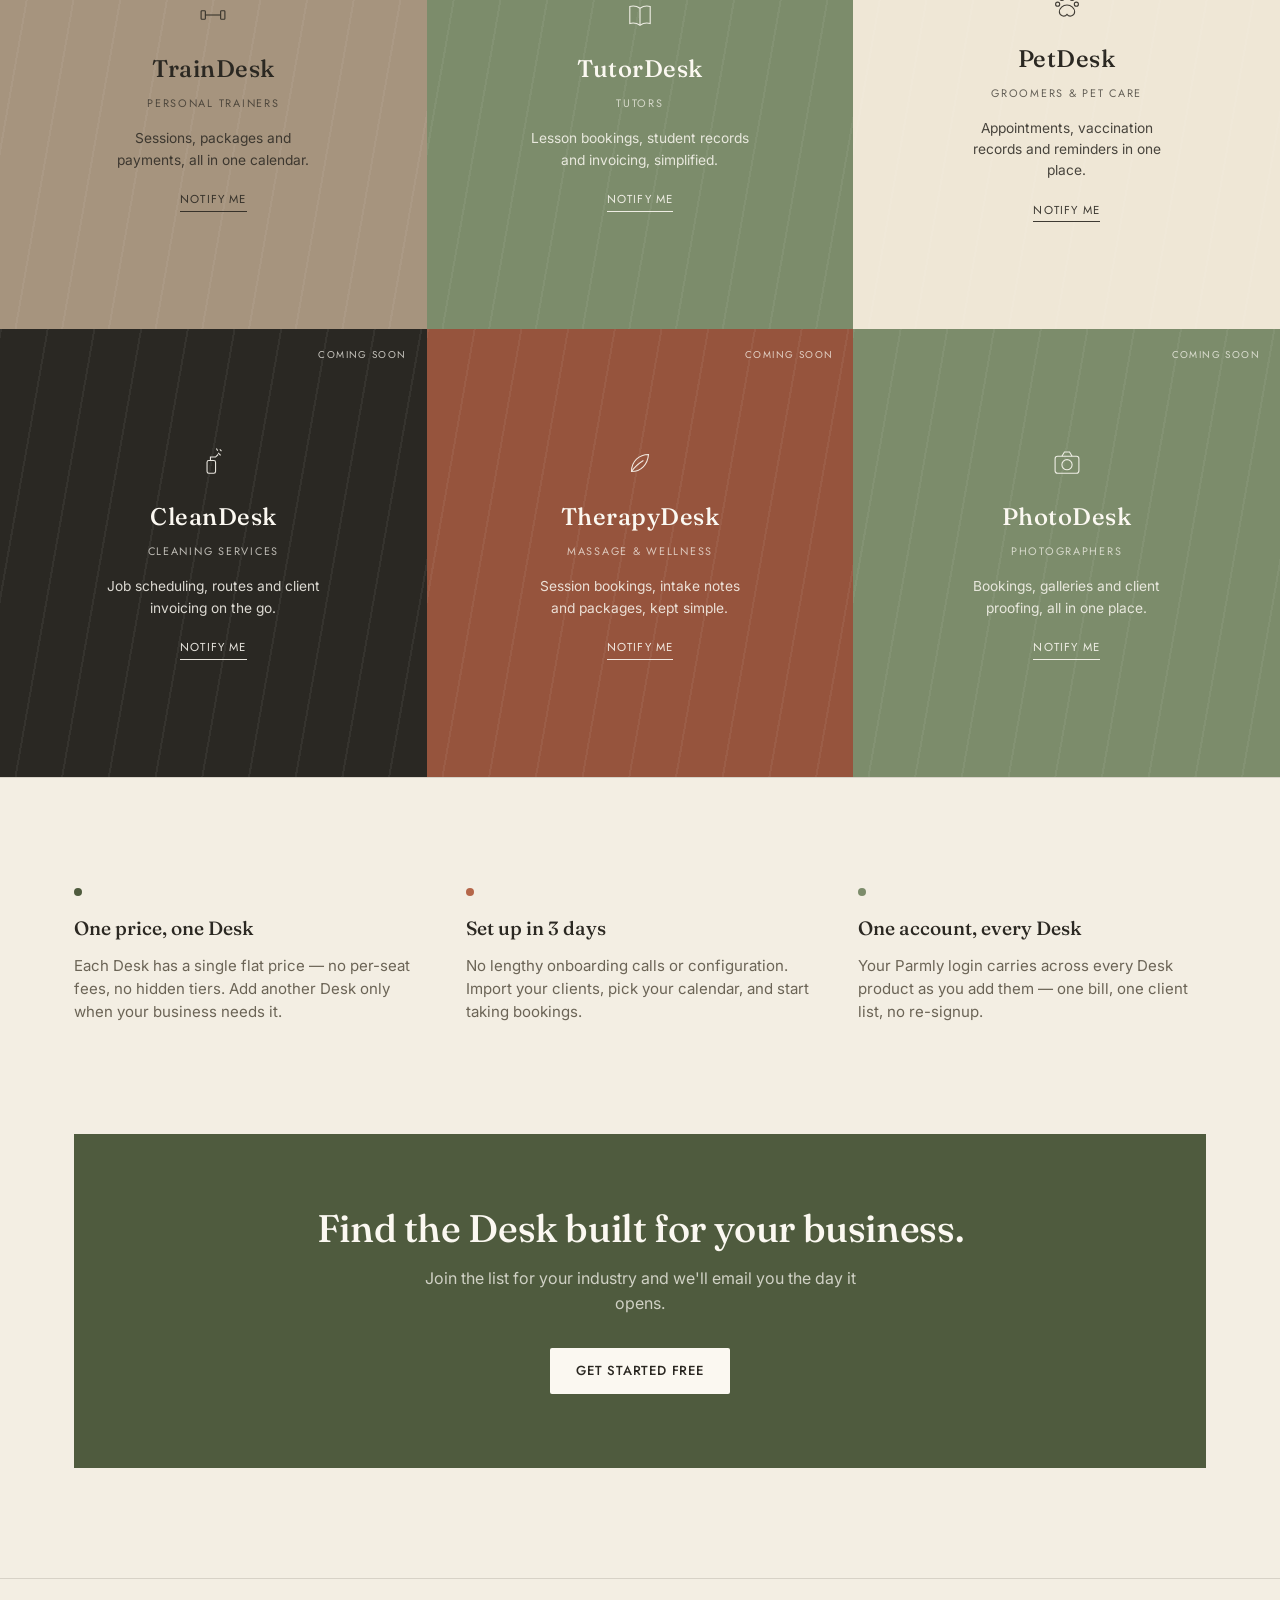
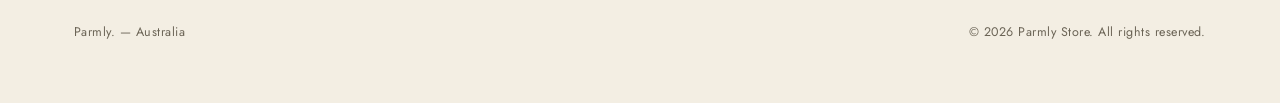
<file: cn/parmly-store-cn-index-FIXED.html>
<!DOCTYPE html>
<html lang="en">
<head>
<meta charset="UTF-8">
<meta name="viewport" content="width=device-width, initial-scale=1.0">
<title>Parmly — Software built for one industry at a time</title>
<link rel="preconnect" href="https://fonts.googleapis.com">
<link rel="preconnect" href="https://fonts.gstatic.com" crossorigin>
<link href="https://fonts.googleapis.com/css2?family=Fraunces:ital,opsz,wght@0,9..144,400;0,9..144,500;0,9..144,600;1,9..144,500&family=Jost:wght@400;500;600&family=Inter:wght@400;500;600&display=swap" rel="stylesheet">
<style>
  :root{
    --paper: #F3EEE3;
    --paper-raised: #FBF8F1;
    --ink: #2B2822;
    --ink-soft: #6B6456;
    --line: rgba(43,40,34,0.14);

    --moss:      #4F5B3E;
    --cream:     #E7DFCC;
    --terracotta:#B5674A;
    --taupe:     #A6947E;
    --sage:      #7C8C6B;
    --cream2:    #EFE7D6;
    --charcoal:  #2A2823;
    --clay:      #96543D;
  }

  *{box-sizing:border-box; margin:0; padding:0;}
  html{scroll-behavior:smooth;}
  body{
    background:var(--paper);
    color:var(--ink);
    font-family:'Inter', sans-serif;
    -webkit-font-smoothing:antialiased;
    line-height:1.55;
  }
  img,svg{max-width:100%; display:block;}
  a{color:inherit;}

  .eyebrow{
    font-family:'Jost', sans-serif;
    font-size:0.75rem;
    letter-spacing:0.22em;
    text-transform:uppercase;
    color:var(--ink-soft);
  }
  h1,h2{
    font-family:'Fraunces', serif;
    font-weight:500;
    letter-spacing:-0.01em;
    line-height:1.06;
  }
  h1 em, h2 em{font-style:italic; font-weight:500;}

  .wrap{max-width:1180px; margin:0 auto; padding:0 24px;}

  /* ---------- Header ---------- */
  header{
    position:sticky; top:0; z-index:50;
    background:rgba(243,238,227,0.86);
    backdrop-filter:blur(10px);
    border-bottom:1px solid var(--line);
  }
  .nav{
    display:flex; align-items:center; justify-content:space-between;
    padding:22px 24px;
    max-width:1180px; margin:0 auto;
  }
  .logo{
    font-family:'Fraunces', serif;
    font-style:italic;
    font-weight:500;
    font-size:1.45rem;
    letter-spacing:0.01em;
  }
  .logo .dot{color:var(--terracotta); font-style:normal;}
  .nav-links{
    display:flex; gap:32px; align-items:center;
    font-family:'Jost', sans-serif;
    font-size:0.85rem;
    letter-spacing:0.04em;
    text-transform:uppercase;
  }
  .nav-links a{text-decoration:none; color:var(--ink-soft); transition:color .15s;}
  .nav-links a:hover{color:var(--ink);}
  .btn{
    font-family:'Jost', sans-serif;
    font-weight:500;
    font-size:0.82rem;
    letter-spacing:0.06em;
    text-transform:uppercase;
    border:none;
    border-radius:2px;
    padding:13px 26px;
    cursor:pointer;
    text-decoration:none;
    display:inline-flex;
    align-items:center;
    justify-content:center;
    transition:transform .15s ease, background .15s ease, color .15s ease;
  }
  .btn:hover{transform:translateY(-1px);}
  .btn-solid{background:var(--ink); color:var(--paper-raised);}
  .btn-outline{background:transparent; color:var(--ink); border:1px solid var(--line);}

  @media (max-width:720px){ .nav-links{display:none;} }

  /* ---------- Hero ---------- */
  .hero{padding:110px 0 70px; text-align:center;}
  .hero .eyebrow{display:block; margin-bottom:26px;}
  .hero h1{
    font-size:clamp(2.5rem, 6.4vw, 4.8rem);
    max-width:860px;
    margin:0 auto 26px;
  }
  .hero p{
    max-width:500px;
    margin:0 auto 40px;
    color:var(--ink-soft);
    font-size:1.02rem;
  }
  .hero-ctas{display:flex; gap:16px; justify-content:center; flex-wrap:wrap;}

  /* ---------- Directory: flush mosaic ---------- */
  .directory{padding:70px 0 0;}
  .section-head{max-width:620px; margin:0 auto 56px; text-align:center;}
  .section-head .eyebrow{margin-bottom:16px;}
  .section-head h2{font-size:clamp(1.9rem, 3.8vw, 2.7rem); margin-bottom:16px;}
  .section-head p{color:var(--ink-soft); font-size:1rem;}

  .mosaic{
    display:grid;
    grid-template-columns:repeat(3, 1fr);
  }
  @media (max-width:860px){ .mosaic{grid-template-columns:repeat(2,1fr);} }
  @media (max-width:520px){ .mosaic{grid-template-columns:1fr;} }

  .tile{
    position:relative;
    aspect-ratio:1 / 1.05;
    display:flex;
    flex-direction:column;
    align-items:center;
    justify-content:center;
    text-align:center;
    padding:30px 22px;
    overflow:hidden;
    opacity:0;
    transform:translateY(16px);
    transition:opacity .6s ease, transform .6s ease;
  }
  .tile.show{opacity:1; transform:translateY(0);}

  /* soft dappled light overlay */
  .tile::before{
    content:"";
    position:absolute; inset:0;
    background:repeating-linear-gradient(
      100deg,
      rgba(255,255,255,0.05) 0px,
      rgba(255,255,255,0.05) 2px,
      transparent 2px,
      transparent 46px
    );
    pointer-events:none;
  }

  .tile .status{
    position:absolute;
    top:18px; right:20px;
    font-family:'Jost', sans-serif;
    font-size:0.62rem;
    letter-spacing:0.14em;
    text-transform:uppercase;
    opacity:0.75;
  }

  .tile .icon{
    width:34px; height:34px;
    margin-bottom:18px;
    opacity:0.9;
  }
  .tile .name{
    font-family:'Fraunces', serif;
    font-weight:500;
    font-size:1.5rem;
    letter-spacing:0.02em;
    margin-bottom:8px;
  }
  .tile .vertical{
    font-family:'Jost', sans-serif;
    font-size:0.68rem;
    letter-spacing:0.16em;
    text-transform:uppercase;
    opacity:0.7;
    margin-bottom:16px;
  }
  .tile .copy{
    font-size:0.86rem;
    max-width:220px;
    opacity:0.85;
    margin-bottom:20px;
  }
  .tile .tile-cta{
    font-family:'Jost', sans-serif;
    font-size:0.72rem;
    letter-spacing:0.1em;
    text-transform:uppercase;
    text-decoration:none;
    border-bottom:1px solid currentColor;
    padding-bottom:2px;
    opacity:0.9;
    transition:opacity .15s ease;
  }
  .tile .tile-cta:hover{opacity:1;}

  .tile.on-light{background:var(--cream); color:var(--ink);}
  .tile.on-light2{background:var(--cream2); color:var(--ink);}
  .tile.on-dark{background:var(--moss); color:var(--paper-raised);}
  .tile.on-terra{background:var(--terracotta); color:var(--paper-raised);}
  .tile.on-taupe{background:var(--taupe); color:var(--ink);}
  .tile.on-sage{background:var(--sage); color:var(--paper-raised);}
  .tile.on-charcoal{background:var(--charcoal); color:var(--paper-raised);}
  .tile.on-clay{background:var(--clay); color:var(--paper-raised);}

  /* ---------- Features ---------- */
  .features{padding:110px 0; border-top:1px solid var(--line); margin-top:0;}
  .feat-grid{display:grid; grid-template-columns:repeat(3,1fr); gap:44px;}
  @media (max-width:820px){ .feat-grid{grid-template-columns:1fr;} }
  .feat-dot{width:8px; height:8px; border-radius:50%; margin-bottom:18px;}
  .feat h3{font-family:'Fraunces', serif; font-weight:500; font-size:1.2rem; margin-bottom:10px;}
  .feat p{color:var(--ink-soft); font-size:0.94rem;}

  /* ---------- CTA band ---------- */
  .cta-band{
    background:var(--moss);
    color:var(--paper-raised);
    margin:0 24px 110px;
    padding:74px 40px;
    text-align:center;
    max-width:1132px;
    margin-left:auto; margin-right:auto;
  }
  .cta-band h2{color:var(--paper-raised); font-size:clamp(1.8rem,3.6vw,2.4rem); margin-bottom:18px;}
  .cta-band p{color:rgba(251,248,241,0.75); max-width:460px; margin:0 auto 32px;}
  .cta-band .btn-solid{background:var(--paper-raised); color:var(--ink);}

  footer{border-top:1px solid var(--line); padding:44px 0 60px;}
  .foot-row{
    display:flex; justify-content:space-between; align-items:center;
    flex-wrap:wrap; gap:14px;
    font-family:'Jost', sans-serif;
    font-size:0.78rem;
    letter-spacing:0.04em;
    color:var(--ink-soft);
  }
</style>
</head>
<body>

<header>
  <div class="nav">
    <div class="logo">Parmly<span class="dot">.</span></div>
    <div class="nav-links">
      <a href="#directory">Products</a>
      <a href="#features">Why Parmly</a>
      <a href="#">Pricing</a>
    </div>
    <a href="https://buy.stripe.com/cNi3cv3pO9W9261b0E6c001" class="btn btn-solid">Get started</a>
  </div>
</header>

<section class="hero">
  <div class="wrap">
    <span class="eyebrow">You do operation, we do management</span>
    <h1>Running a service business?<br><em>There's a Desk</em> for that.</h1>
    <p>One focused booking, client and finance app per industry — nothing bloated, nothing you don't need.</p>
    <div class="hero-ctas">
      <a href="https://buy.stripe.com/cNi3cv3pO9W9261b0E6c001" class="btn btn-solid">Get started</a>
      <a href="#directory" class="btn btn-outline">See all Desks</a>
    </div>
  </div>
</section>

<section class="directory" id="directory">
  <div class="wrap">
    <div class="section-head">
      <span class="eyebrow">The desk directory</span>
      <h2>Find the Desk<br>built for you.</h2>
      <p>Every Desk is built for one type of business — same login, same finance backbone, a workflow shaped for how that trade actually runs.</p>
    </div>
  </div>

  <div class="mosaic" id="mosaic"></div>
</section>

<section class="features" id="features">
  <div class="wrap">
    <div class="feat-grid">
      <div class="feat">
        <div class="feat-dot" style="background:var(--moss)"></div>
        <h3>One price, one Desk</h3>
        <p>Each Desk has a single flat price — no per-seat fees, no hidden tiers. Add another Desk only when your business needs it.</p>
      </div>
      <div class="feat">
        <div class="feat-dot" style="background:var(--terracotta)"></div>
        <h3>Set up in 3 days</h3>
        <p>No lengthy onboarding calls or configuration. Import your clients, pick your calendar, and start taking bookings.</p>
      </div>
      <div class="feat">
        <div class="feat-dot" style="background:var(--sage)"></div>
        <h3>One account, every Desk</h3>
        <p>Your Parmly login carries across every Desk product as you add them — one bill, one client list, no re-signup.</p>
      </div>
    </div>
  </div>
</section>

<div class="cta-band">
  <h2>Find the Desk built for your business.</h2>
  <p>Join the list for your industry and we'll email you the day it opens.</p>
  <a href="https://buy.stripe.com/cNi3cv3pO9W9261b0E6c001" class="btn btn-solid">Get started free</a>
</div>

<footer>
  <div class="wrap foot-row">
    <div>Parmly. — Australia</div>
    <div>© 2026 Parmly Store. All rights reserved.</div>
  </div>
</footer>

<script>
  // minimal thin-line icons, single stroke, matching the editorial reference style
  const icons = {
    lotus: `<svg viewBox="0 0 40 40" fill="none" stroke="currentColor" stroke-width="1.3"><path d="M20 6c0 10-8 12-8 20a8 8 0 0016 0c0-8-8-10-8-20z"/><path d="M8 20c4 0 6 4 6 8M32 20c-4 0-6 4-6 8"/></svg>`,
    polish: `<svg viewBox="0 0 40 40" fill="none" stroke="currentColor" stroke-width="1.3"><rect x="16" y="6" width="8" height="5" rx="1"/><path d="M18 11v4M22 11v4"/><path d="M14 15h12l-2 17.5a2 2 0 01-2 1.8h-4a2 2 0 01-2-1.8L14 15z"/></svg>`,
    scissors: `<svg viewBox="0 0 40 40" fill="none" stroke="currentColor" stroke-width="1.3"><circle cx="12" cy="12" r="4"/><circle cx="12" cy="28" r="4"/><path d="M15 15l18 18M15 25l18-18"/></svg>`,
    dumbbell: `<svg viewBox="0 0 40 40" fill="none" stroke="currentColor" stroke-width="1.3"><rect x="6" y="15" width="5" height="10" rx="1"/><rect x="29" y="15" width="5" height="10" rx="1"/><path d="M11 20h18"/></svg>`,
    book: `<svg viewBox="0 0 40 40" fill="none" stroke="currentColor" stroke-width="1.3"><path d="M20 12c-3-2-8-3-12-2v20c4-1 9 0 12 2 3-2 8-3 12-2V10c-4-1-9 0-12 2z"/><path d="M20 12v20"/></svg>`,
    paw: `<svg viewBox="0 0 40 40" fill="none" stroke="currentColor" stroke-width="1.3"><circle cx="14" cy="12" r="2.6"/><circle cx="26" cy="12" r="2.6"/><circle cx="9" cy="19" r="2.4"/><circle cx="31" cy="19" r="2.4"/><path d="M20 20c-5 0-9 4-9 8a5 5 0 009 3 5 5 0 009-3c0-4-4-8-9-8z"/></svg>`,
    spray: `<svg viewBox="0 0 40 40" fill="none" stroke="currentColor" stroke-width="1.3"><rect x="13" y="17" width="10" height="15" rx="2"/><path d="M17 17v-4h6l3-3M26 8l3 3M28 4l2 2M24 3l1.5 2.5"/></svg>`,
    leaf: `<svg viewBox="0 0 40 40" fill="none" stroke="currentColor" stroke-width="1.3"><path d="M10 30c0-12 9-20 20-20-1 12-9 20-20 20z"/><path d="M10 30c4-6 9-10 14-13"/></svg>`,
    camera: `<svg viewBox="0 0 40 40" fill="none" stroke="currentColor" stroke-width="1.3"><rect x="6" y="12" width="28" height="20" rx="3"/><path d="M14 12l3-5h6l3 5"/><circle cx="20" cy="22" r="6"/></svg>`,
  };

  const desks = [
    {name:"StudioDesk", vertical:"Yoga · Pilates · Lagree", copy:"Class scheduling, memberships and studio finances together.", cls:"on-dark", icon:"lotus", status:"Live", cta:"Explore StudioDesk", link:"https://studiodesk.store/cn"},
    {name:"NailDesk", vertical:"Nail salons", copy:"Bookings, clients and finances built for one chair or ten.", cls:"on-light", icon:"polish", status:"Live · Most popular", cta:"Explore NailDesk", link:"https://naildesk.shop/cn"},
    {name:"BeautyDesk", vertical:"Hair & beauty salons", copy:"Chair bookings, client history and payroll, unified.", cls:"on-terra", icon:"scissors", status:"Coming soon", cta:"Notify me"},
    {name:"TrainDesk", vertical:"Personal trainers", copy:"Sessions, packages and payments, all in one calendar.", cls:"on-taupe", icon:"dumbbell", status:"Coming soon", cta:"Notify me"},
    {name:"TutorDesk", vertical:"Tutors", copy:"Lesson bookings, student records and invoicing, simplified.", cls:"on-sage", icon:"book", status:"Coming soon", cta:"Notify me"},
    {name:"PetDesk", vertical:"Groomers & pet care", copy:"Appointments, vaccination records and reminders in one place.", cls:"on-light2", icon:"paw", status:"Coming soon", cta:"Notify me"},
    {name:"CleanDesk", vertical:"Cleaning services", copy:"Job scheduling, routes and client invoicing on the go.", cls:"on-charcoal", icon:"spray", status:"Coming soon", cta:"Notify me"},
    {name:"TherapyDesk", vertical:"Massage & wellness", copy:"Session bookings, intake notes and packages, kept simple.", cls:"on-clay", icon:"leaf", status:"Coming soon", cta:"Notify me"},
    {name:"PhotoDesk", vertical:"Photographers", copy:"Bookings, galleries and client proofing, all in one place.", cls:"on-sage", icon:"camera", status:"Coming soon", cta:"Notify me"},
  ];

  const mosaic = document.getElementById('mosaic');
  desks.forEach(d => {
    const tile = document.createElement('div');
    tile.className = `tile ${d.cls}`;
    tile.innerHTML = `
      <span class="status">${d.status}</span>
      <div class="icon">${icons[d.icon]}</div>
      <div class="name">${d.name}</div>
      <div class="vertical">${d.vertical}</div>
      <p class="copy">${d.copy}</p>
      <a href="${d.link || '#'}" class="tile-cta">${d.cta}</a>
    `;
    mosaic.appendChild(tile);
  });

  const tiles = document.querySelectorAll('.tile');
  const io = new IntersectionObserver((entries)=>{
    entries.forEach((e,i)=>{
      if(e.isIntersecting){
        setTimeout(()=>e.target.classList.add('show'), i*70);
        io.unobserve(e.target);
      }
    });
  }, {threshold:0.15});
  tiles.forEach(t=>io.observe(t));
</script>

</body>
</html>
</file>
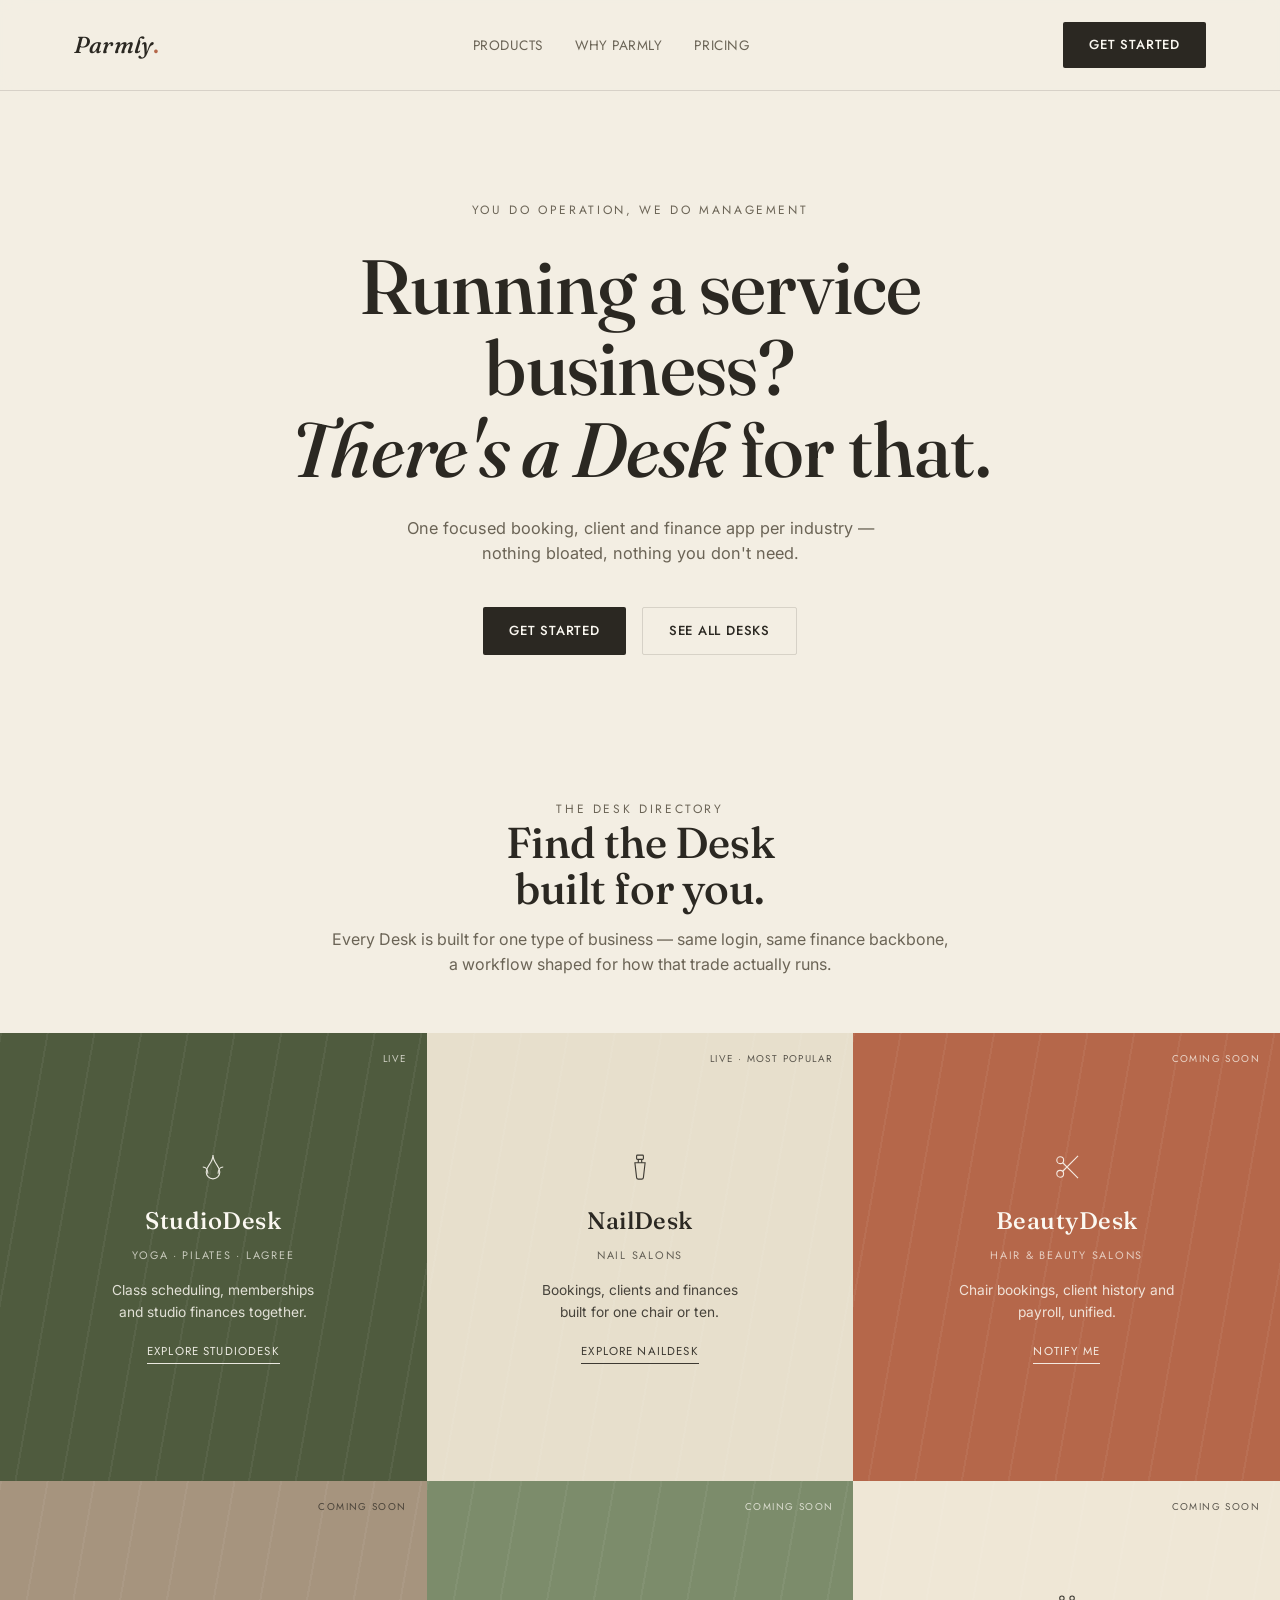
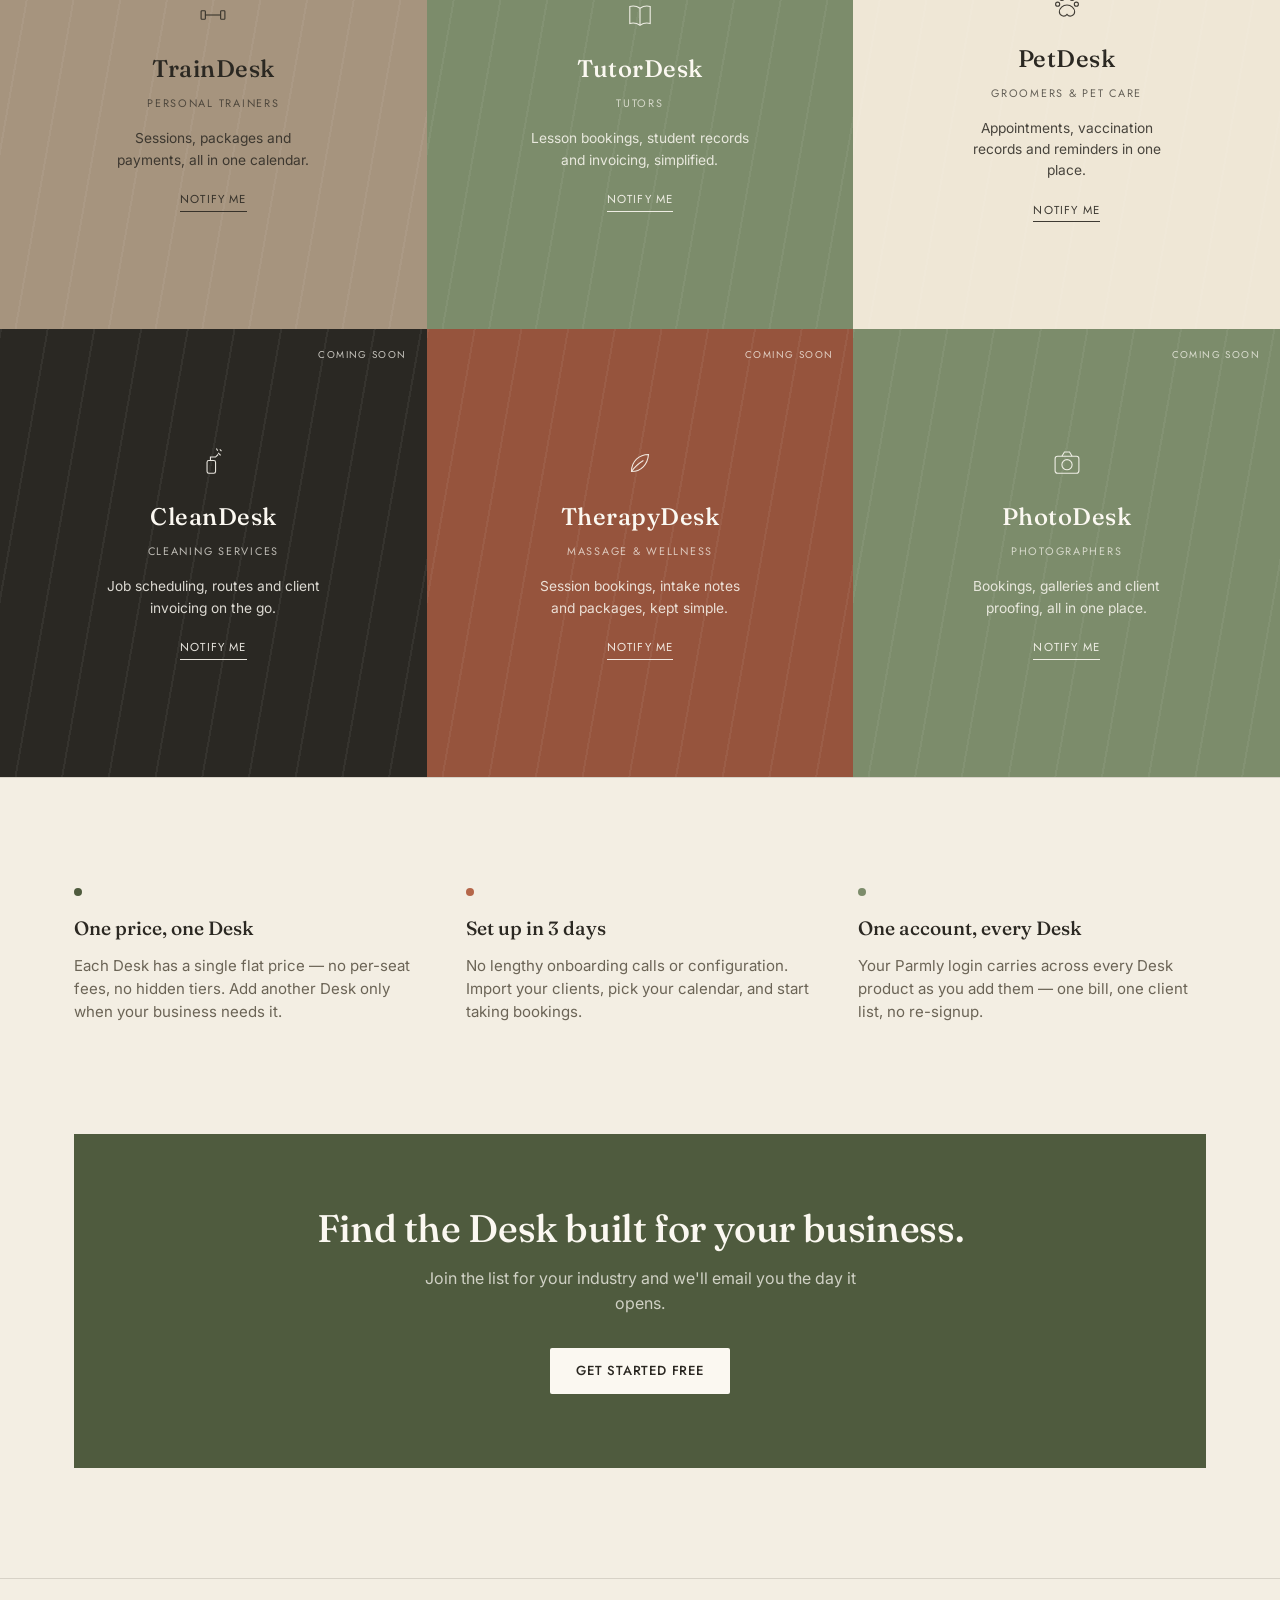
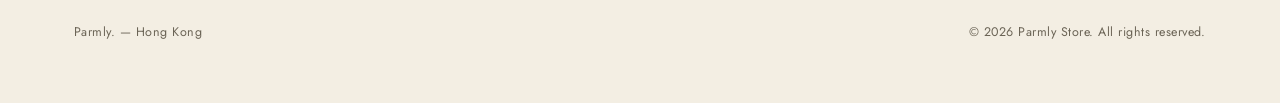
<file: hk/parmly-store-hk-index-FIXED.html>
<!DOCTYPE html>
<html lang="en">
<head>
<meta charset="UTF-8">
<meta name="viewport" content="width=device-width, initial-scale=1.0">
<title>Parmly — Software built for one industry at a time</title>
<link rel="preconnect" href="https://fonts.googleapis.com">
<link rel="preconnect" href="https://fonts.gstatic.com" crossorigin>
<link href="https://fonts.googleapis.com/css2?family=Fraunces:ital,opsz,wght@0,9..144,400;0,9..144,500;0,9..144,600;1,9..144,500&family=Jost:wght@400;500;600&family=Inter:wght@400;500;600&display=swap" rel="stylesheet">
<style>
  :root{
    --paper: #F3EEE3;
    --paper-raised: #FBF8F1;
    --ink: #2B2822;
    --ink-soft: #6B6456;
    --line: rgba(43,40,34,0.14);

    --moss:      #4F5B3E;
    --cream:     #E7DFCC;
    --terracotta:#B5674A;
    --taupe:     #A6947E;
    --sage:      #7C8C6B;
    --cream2:    #EFE7D6;
    --charcoal:  #2A2823;
    --clay:      #96543D;
  }

  *{box-sizing:border-box; margin:0; padding:0;}
  html{scroll-behavior:smooth;}
  body{
    background:var(--paper);
    color:var(--ink);
    font-family:'Inter', sans-serif;
    -webkit-font-smoothing:antialiased;
    line-height:1.55;
  }
  img,svg{max-width:100%; display:block;}
  a{color:inherit;}

  .eyebrow{
    font-family:'Jost', sans-serif;
    font-size:0.75rem;
    letter-spacing:0.22em;
    text-transform:uppercase;
    color:var(--ink-soft);
  }
  h1,h2{
    font-family:'Fraunces', serif;
    font-weight:500;
    letter-spacing:-0.01em;
    line-height:1.06;
  }
  h1 em, h2 em{font-style:italic; font-weight:500;}

  .wrap{max-width:1180px; margin:0 auto; padding:0 24px;}

  /* ---------- Header ---------- */
  header{
    position:sticky; top:0; z-index:50;
    background:rgba(243,238,227,0.86);
    backdrop-filter:blur(10px);
    border-bottom:1px solid var(--line);
  }
  .nav{
    display:flex; align-items:center; justify-content:space-between;
    padding:22px 24px;
    max-width:1180px; margin:0 auto;
  }
  .logo{
    font-family:'Fraunces', serif;
    font-style:italic;
    font-weight:500;
    font-size:1.45rem;
    letter-spacing:0.01em;
  }
  .logo .dot{color:var(--terracotta); font-style:normal;}
  .nav-links{
    display:flex; gap:32px; align-items:center;
    font-family:'Jost', sans-serif;
    font-size:0.85rem;
    letter-spacing:0.04em;
    text-transform:uppercase;
  }
  .nav-links a{text-decoration:none; color:var(--ink-soft); transition:color .15s;}
  .nav-links a:hover{color:var(--ink);}
  .btn{
    font-family:'Jost', sans-serif;
    font-weight:500;
    font-size:0.82rem;
    letter-spacing:0.06em;
    text-transform:uppercase;
    border:none;
    border-radius:2px;
    padding:13px 26px;
    cursor:pointer;
    text-decoration:none;
    display:inline-flex;
    align-items:center;
    justify-content:center;
    transition:transform .15s ease, background .15s ease, color .15s ease;
  }
  .btn:hover{transform:translateY(-1px);}
  .btn-solid{background:var(--ink); color:var(--paper-raised);}
  .btn-outline{background:transparent; color:var(--ink); border:1px solid var(--line);}

  @media (max-width:720px){ .nav-links{display:none;} }

  /* ---------- Hero ---------- */
  .hero{padding:110px 0 70px; text-align:center;}
  .hero .eyebrow{display:block; margin-bottom:26px;}
  .hero h1{
    font-size:clamp(2.5rem, 6.4vw, 4.8rem);
    max-width:860px;
    margin:0 auto 26px;
  }
  .hero p{
    max-width:500px;
    margin:0 auto 40px;
    color:var(--ink-soft);
    font-size:1.02rem;
  }
  .hero-ctas{display:flex; gap:16px; justify-content:center; flex-wrap:wrap;}

  /* ---------- Directory: flush mosaic ---------- */
  .directory{padding:70px 0 0;}
  .section-head{max-width:620px; margin:0 auto 56px; text-align:center;}
  .section-head .eyebrow{margin-bottom:16px;}
  .section-head h2{font-size:clamp(1.9rem, 3.8vw, 2.7rem); margin-bottom:16px;}
  .section-head p{color:var(--ink-soft); font-size:1rem;}

  .mosaic{
    display:grid;
    grid-template-columns:repeat(3, 1fr);
  }
  @media (max-width:860px){ .mosaic{grid-template-columns:repeat(2,1fr);} }
  @media (max-width:520px){ .mosaic{grid-template-columns:1fr;} }

  .tile{
    position:relative;
    aspect-ratio:1 / 1.05;
    display:flex;
    flex-direction:column;
    align-items:center;
    justify-content:center;
    text-align:center;
    padding:30px 22px;
    overflow:hidden;
    opacity:0;
    transform:translateY(16px);
    transition:opacity .6s ease, transform .6s ease;
  }
  .tile.show{opacity:1; transform:translateY(0);}

  /* soft dappled light overlay */
  .tile::before{
    content:"";
    position:absolute; inset:0;
    background:repeating-linear-gradient(
      100deg,
      rgba(255,255,255,0.05) 0px,
      rgba(255,255,255,0.05) 2px,
      transparent 2px,
      transparent 46px
    );
    pointer-events:none;
  }

  .tile .status{
    position:absolute;
    top:18px; right:20px;
    font-family:'Jost', sans-serif;
    font-size:0.62rem;
    letter-spacing:0.14em;
    text-transform:uppercase;
    opacity:0.75;
  }

  .tile .icon{
    width:34px; height:34px;
    margin-bottom:18px;
    opacity:0.9;
  }
  .tile .name{
    font-family:'Fraunces', serif;
    font-weight:500;
    font-size:1.5rem;
    letter-spacing:0.02em;
    margin-bottom:8px;
  }
  .tile .vertical{
    font-family:'Jost', sans-serif;
    font-size:0.68rem;
    letter-spacing:0.16em;
    text-transform:uppercase;
    opacity:0.7;
    margin-bottom:16px;
  }
  .tile .copy{
    font-size:0.86rem;
    max-width:220px;
    opacity:0.85;
    margin-bottom:20px;
  }
  .tile .tile-cta{
    font-family:'Jost', sans-serif;
    font-size:0.72rem;
    letter-spacing:0.1em;
    text-transform:uppercase;
    text-decoration:none;
    border-bottom:1px solid currentColor;
    padding-bottom:2px;
    opacity:0.9;
    transition:opacity .15s ease;
  }
  .tile .tile-cta:hover{opacity:1;}

  .tile.on-light{background:var(--cream); color:var(--ink);}
  .tile.on-light2{background:var(--cream2); color:var(--ink);}
  .tile.on-dark{background:var(--moss); color:var(--paper-raised);}
  .tile.on-terra{background:var(--terracotta); color:var(--paper-raised);}
  .tile.on-taupe{background:var(--taupe); color:var(--ink);}
  .tile.on-sage{background:var(--sage); color:var(--paper-raised);}
  .tile.on-charcoal{background:var(--charcoal); color:var(--paper-raised);}
  .tile.on-clay{background:var(--clay); color:var(--paper-raised);}

  /* ---------- Features ---------- */
  .features{padding:110px 0; border-top:1px solid var(--line); margin-top:0;}
  .feat-grid{display:grid; grid-template-columns:repeat(3,1fr); gap:44px;}
  @media (max-width:820px){ .feat-grid{grid-template-columns:1fr;} }
  .feat-dot{width:8px; height:8px; border-radius:50%; margin-bottom:18px;}
  .feat h3{font-family:'Fraunces', serif; font-weight:500; font-size:1.2rem; margin-bottom:10px;}
  .feat p{color:var(--ink-soft); font-size:0.94rem;}

  /* ---------- CTA band ---------- */
  .cta-band{
    background:var(--moss);
    color:var(--paper-raised);
    margin:0 24px 110px;
    padding:74px 40px;
    text-align:center;
    max-width:1132px;
    margin-left:auto; margin-right:auto;
  }
  .cta-band h2{color:var(--paper-raised); font-size:clamp(1.8rem,3.6vw,2.4rem); margin-bottom:18px;}
  .cta-band p{color:rgba(251,248,241,0.75); max-width:460px; margin:0 auto 32px;}
  .cta-band .btn-solid{background:var(--paper-raised); color:var(--ink);}

  footer{border-top:1px solid var(--line); padding:44px 0 60px;}
  .foot-row{
    display:flex; justify-content:space-between; align-items:center;
    flex-wrap:wrap; gap:14px;
    font-family:'Jost', sans-serif;
    font-size:0.78rem;
    letter-spacing:0.04em;
    color:var(--ink-soft);
  }
</style>
</head>
<body>

<header>
  <div class="nav">
    <div class="logo">Parmly<span class="dot">.</span></div>
    <div class="nav-links">
      <a href="#directory">Products</a>
      <a href="#features">Why Parmly</a>
      <a href="#">Pricing</a>
    </div>
    <a href="https://buy.stripe.com/cNi3cv3pO9W9261b0E6c001" class="btn btn-solid">Get started</a>
  </div>
</header>

<section class="hero">
  <div class="wrap">
    <span class="eyebrow">You do operation, we do management</span>
    <h1>Running a service business?<br><em>There's a Desk</em> for that.</h1>
    <p>One focused booking, client and finance app per industry — nothing bloated, nothing you don't need.</p>
    <div class="hero-ctas">
      <a href="https://buy.stripe.com/cNi3cv3pO9W9261b0E6c001" class="btn btn-solid">Get started</a>
      <a href="#directory" class="btn btn-outline">See all Desks</a>
    </div>
  </div>
</section>

<section class="directory" id="directory">
  <div class="wrap">
    <div class="section-head">
      <span class="eyebrow">The desk directory</span>
      <h2>Find the Desk<br>built for you.</h2>
      <p>Every Desk is built for one type of business — same login, same finance backbone, a workflow shaped for how that trade actually runs.</p>
    </div>
  </div>

  <div class="mosaic" id="mosaic"></div>
</section>

<section class="features" id="features">
  <div class="wrap">
    <div class="feat-grid">
      <div class="feat">
        <div class="feat-dot" style="background:var(--moss)"></div>
        <h3>One price, one Desk</h3>
        <p>Each Desk has a single flat price — no per-seat fees, no hidden tiers. Add another Desk only when your business needs it.</p>
      </div>
      <div class="feat">
        <div class="feat-dot" style="background:var(--terracotta)"></div>
        <h3>Set up in 3 days</h3>
        <p>No lengthy onboarding calls or configuration. Import your clients, pick your calendar, and start taking bookings.</p>
      </div>
      <div class="feat">
        <div class="feat-dot" style="background:var(--sage)"></div>
        <h3>One account, every Desk</h3>
        <p>Your Parmly login carries across every Desk product as you add them — one bill, one client list, no re-signup.</p>
      </div>
    </div>
  </div>
</section>

<div class="cta-band">
  <h2>Find the Desk built for your business.</h2>
  <p>Join the list for your industry and we'll email you the day it opens.</p>
  <a href="https://buy.stripe.com/cNi3cv3pO9W9261b0E6c001" class="btn btn-solid">Get started free</a>
</div>

<footer>
  <div class="wrap foot-row">
    <div>Parmly. — Hong Kong</div>
    <div>© 2026 Parmly Store. All rights reserved.</div>
  </div>
</footer>

<script>
  // minimal thin-line icons, single stroke, matching the editorial reference style
  const icons = {
    lotus: `<svg viewBox="0 0 40 40" fill="none" stroke="currentColor" stroke-width="1.3"><path d="M20 6c0 10-8 12-8 20a8 8 0 0016 0c0-8-8-10-8-20z"/><path d="M8 20c4 0 6 4 6 8M32 20c-4 0-6 4-6 8"/></svg>`,
    polish: `<svg viewBox="0 0 40 40" fill="none" stroke="currentColor" stroke-width="1.3"><rect x="16" y="6" width="8" height="5" rx="1"/><path d="M18 11v4M22 11v4"/><path d="M14 15h12l-2 17.5a2 2 0 01-2 1.8h-4a2 2 0 01-2-1.8L14 15z"/></svg>`,
    scissors: `<svg viewBox="0 0 40 40" fill="none" stroke="currentColor" stroke-width="1.3"><circle cx="12" cy="12" r="4"/><circle cx="12" cy="28" r="4"/><path d="M15 15l18 18M15 25l18-18"/></svg>`,
    dumbbell: `<svg viewBox="0 0 40 40" fill="none" stroke="currentColor" stroke-width="1.3"><rect x="6" y="15" width="5" height="10" rx="1"/><rect x="29" y="15" width="5" height="10" rx="1"/><path d="M11 20h18"/></svg>`,
    book: `<svg viewBox="0 0 40 40" fill="none" stroke="currentColor" stroke-width="1.3"><path d="M20 12c-3-2-8-3-12-2v20c4-1 9 0 12 2 3-2 8-3 12-2V10c-4-1-9 0-12 2z"/><path d="M20 12v20"/></svg>`,
    paw: `<svg viewBox="0 0 40 40" fill="none" stroke="currentColor" stroke-width="1.3"><circle cx="14" cy="12" r="2.6"/><circle cx="26" cy="12" r="2.6"/><circle cx="9" cy="19" r="2.4"/><circle cx="31" cy="19" r="2.4"/><path d="M20 20c-5 0-9 4-9 8a5 5 0 009 3 5 5 0 009-3c0-4-4-8-9-8z"/></svg>`,
    spray: `<svg viewBox="0 0 40 40" fill="none" stroke="currentColor" stroke-width="1.3"><rect x="13" y="17" width="10" height="15" rx="2"/><path d="M17 17v-4h6l3-3M26 8l3 3M28 4l2 2M24 3l1.5 2.5"/></svg>`,
    leaf: `<svg viewBox="0 0 40 40" fill="none" stroke="currentColor" stroke-width="1.3"><path d="M10 30c0-12 9-20 20-20-1 12-9 20-20 20z"/><path d="M10 30c4-6 9-10 14-13"/></svg>`,
    camera: `<svg viewBox="0 0 40 40" fill="none" stroke="currentColor" stroke-width="1.3"><rect x="6" y="12" width="28" height="20" rx="3"/><path d="M14 12l3-5h6l3 5"/><circle cx="20" cy="22" r="6"/></svg>`,
  };

  const desks = [
    {name:"StudioDesk", vertical:"Yoga · Pilates · Lagree", copy:"Class scheduling, memberships and studio finances together.", cls:"on-dark", icon:"lotus", status:"Live", cta:"Explore StudioDesk", link:"https://studiodesk.store/hk"},
    {name:"NailDesk", vertical:"Nail salons", copy:"Bookings, clients and finances built for one chair or ten.", cls:"on-light", icon:"polish", status:"Live · Most popular", cta:"Explore NailDesk", link:"https://naildesk.shop/hk"},
    {name:"BeautyDesk", vertical:"Hair & beauty salons", copy:"Chair bookings, client history and payroll, unified.", cls:"on-terra", icon:"scissors", status:"Coming soon", cta:"Notify me"},
    {name:"TrainDesk", vertical:"Personal trainers", copy:"Sessions, packages and payments, all in one calendar.", cls:"on-taupe", icon:"dumbbell", status:"Coming soon", cta:"Notify me"},
    {name:"TutorDesk", vertical:"Tutors", copy:"Lesson bookings, student records and invoicing, simplified.", cls:"on-sage", icon:"book", status:"Coming soon", cta:"Notify me"},
    {name:"PetDesk", vertical:"Groomers & pet care", copy:"Appointments, vaccination records and reminders in one place.", cls:"on-light2", icon:"paw", status:"Coming soon", cta:"Notify me"},
    {name:"CleanDesk", vertical:"Cleaning services", copy:"Job scheduling, routes and client invoicing on the go.", cls:"on-charcoal", icon:"spray", status:"Coming soon", cta:"Notify me"},
    {name:"TherapyDesk", vertical:"Massage & wellness", copy:"Session bookings, intake notes and packages, kept simple.", cls:"on-clay", icon:"leaf", status:"Coming soon", cta:"Notify me"},
    {name:"PhotoDesk", vertical:"Photographers", copy:"Bookings, galleries and client proofing, all in one place.", cls:"on-sage", icon:"camera", status:"Coming soon", cta:"Notify me"},
  ];

  const mosaic = document.getElementById('mosaic');
  desks.forEach(d => {
    const tile = document.createElement('div');
    tile.className = `tile ${d.cls}`;
    tile.innerHTML = `
      <span class="status">${d.status}</span>
      <div class="icon">${icons[d.icon]}</div>
      <div class="name">${d.name}</div>
      <div class="vertical">${d.vertical}</div>
      <p class="copy">${d.copy}</p>
      <a href="${d.link || '#'}" class="tile-cta">${d.cta}</a>
    `;
    mosaic.appendChild(tile);
  });

  const tiles = document.querySelectorAll('.tile');
  const io = new IntersectionObserver((entries)=>{
    entries.forEach((e,i)=>{
      if(e.isIntersecting){
        setTimeout(()=>e.target.classList.add('show'), i*70);
        io.unobserve(e.target);
      }
    });
  }, {threshold:0.15});
  tiles.forEach(t=>io.observe(t));
</script>

</body>
</html>
</file>
